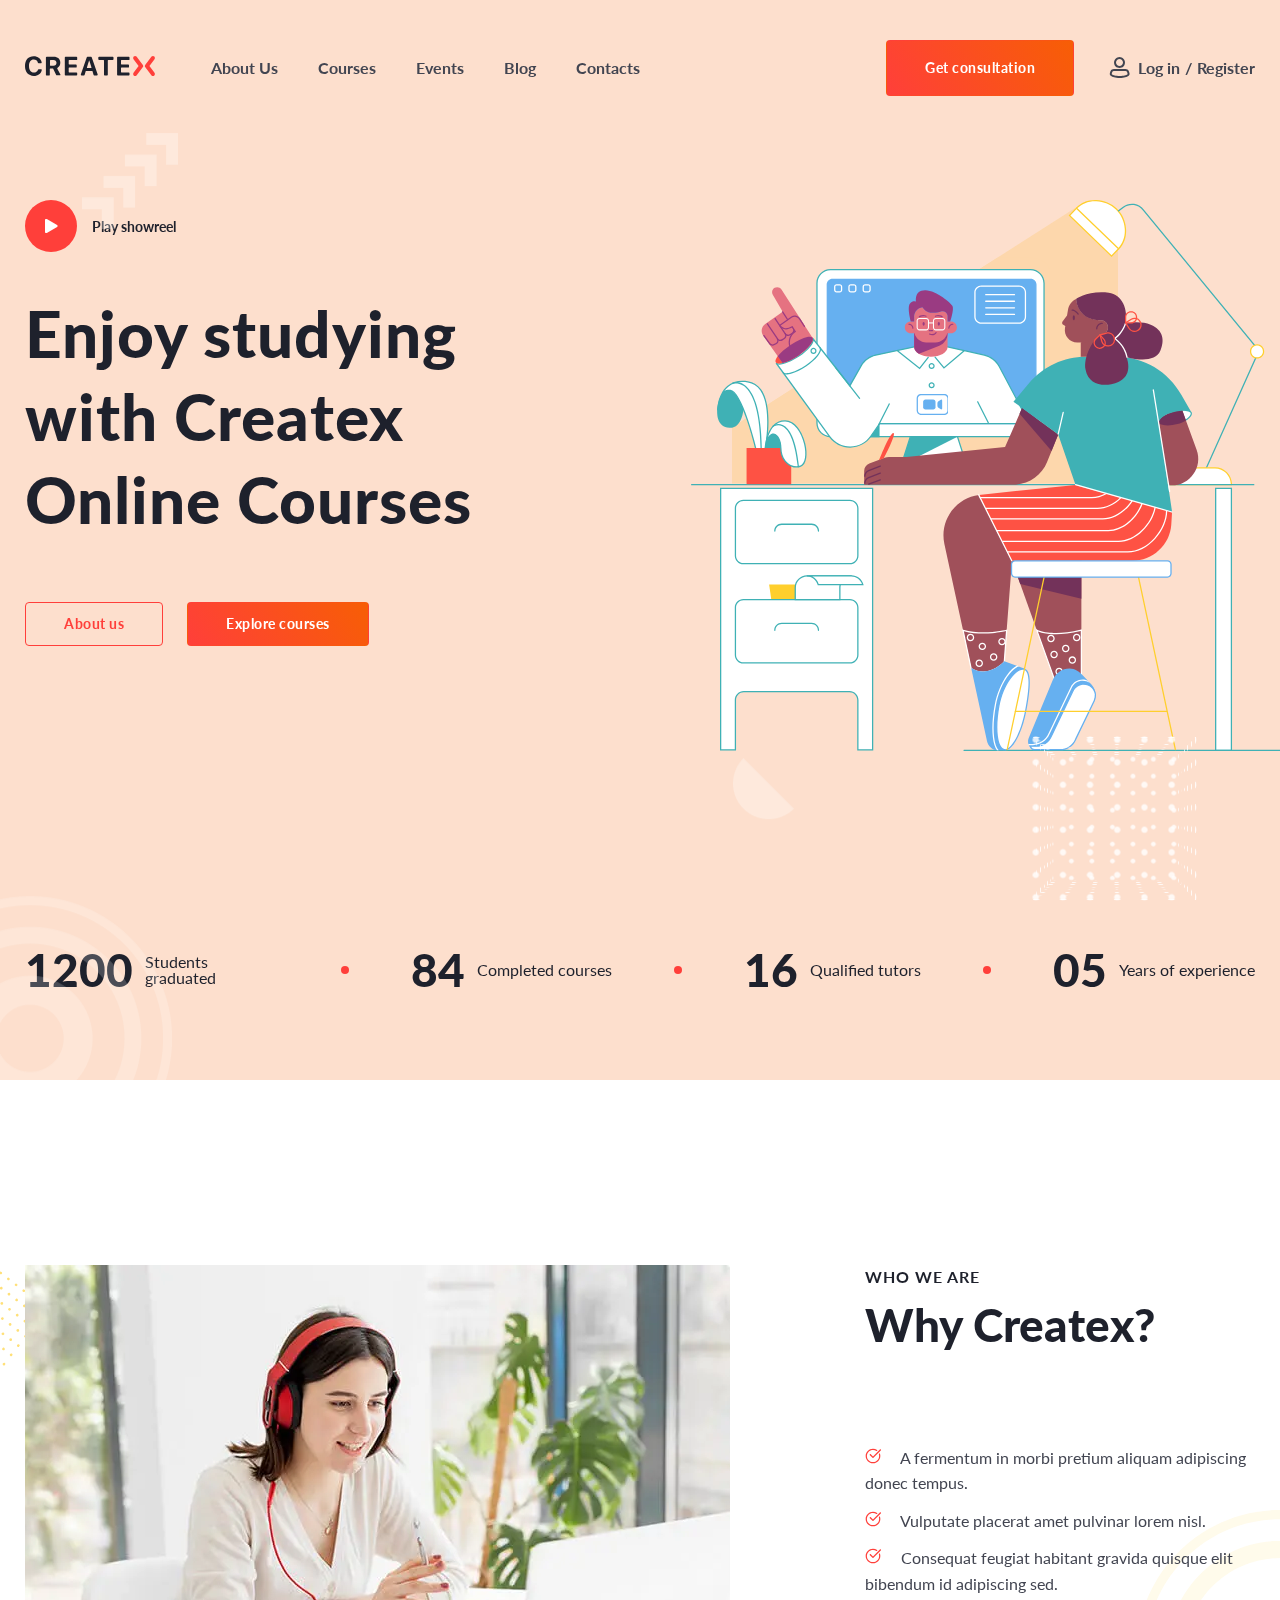
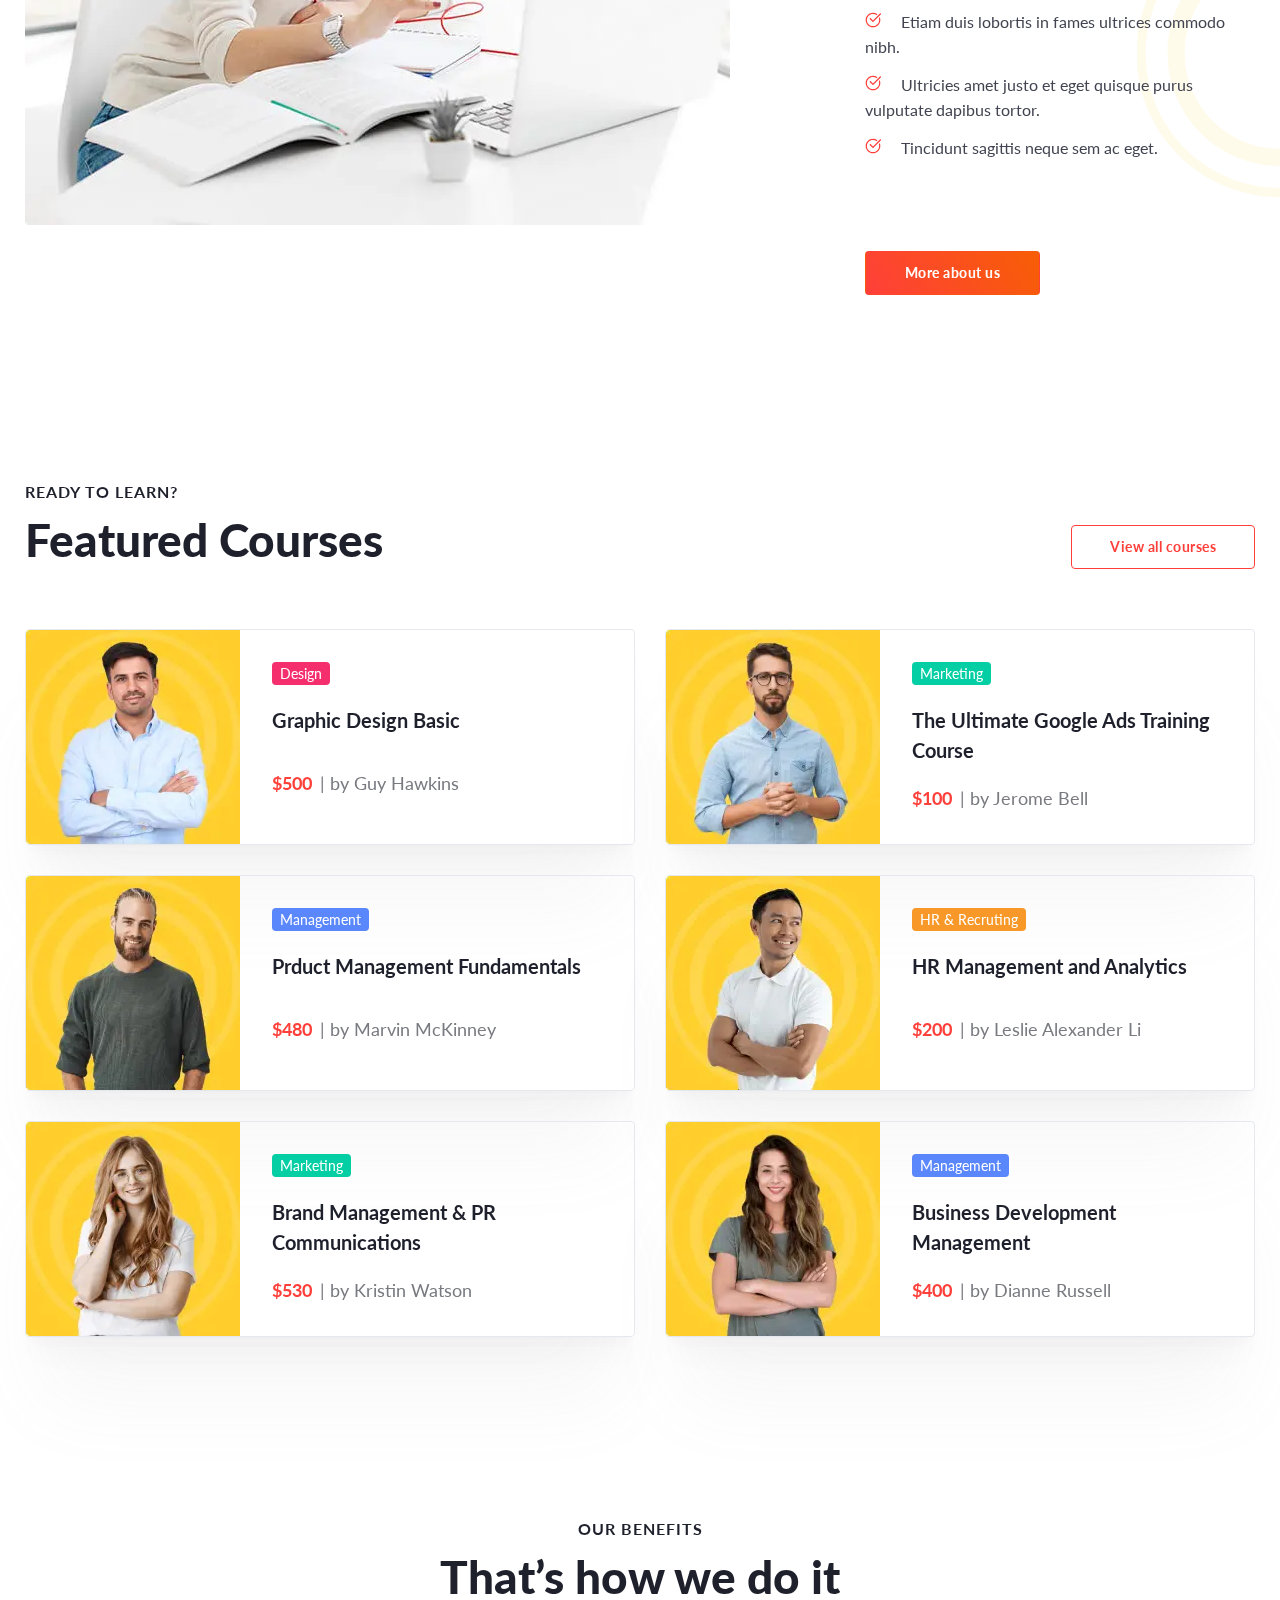
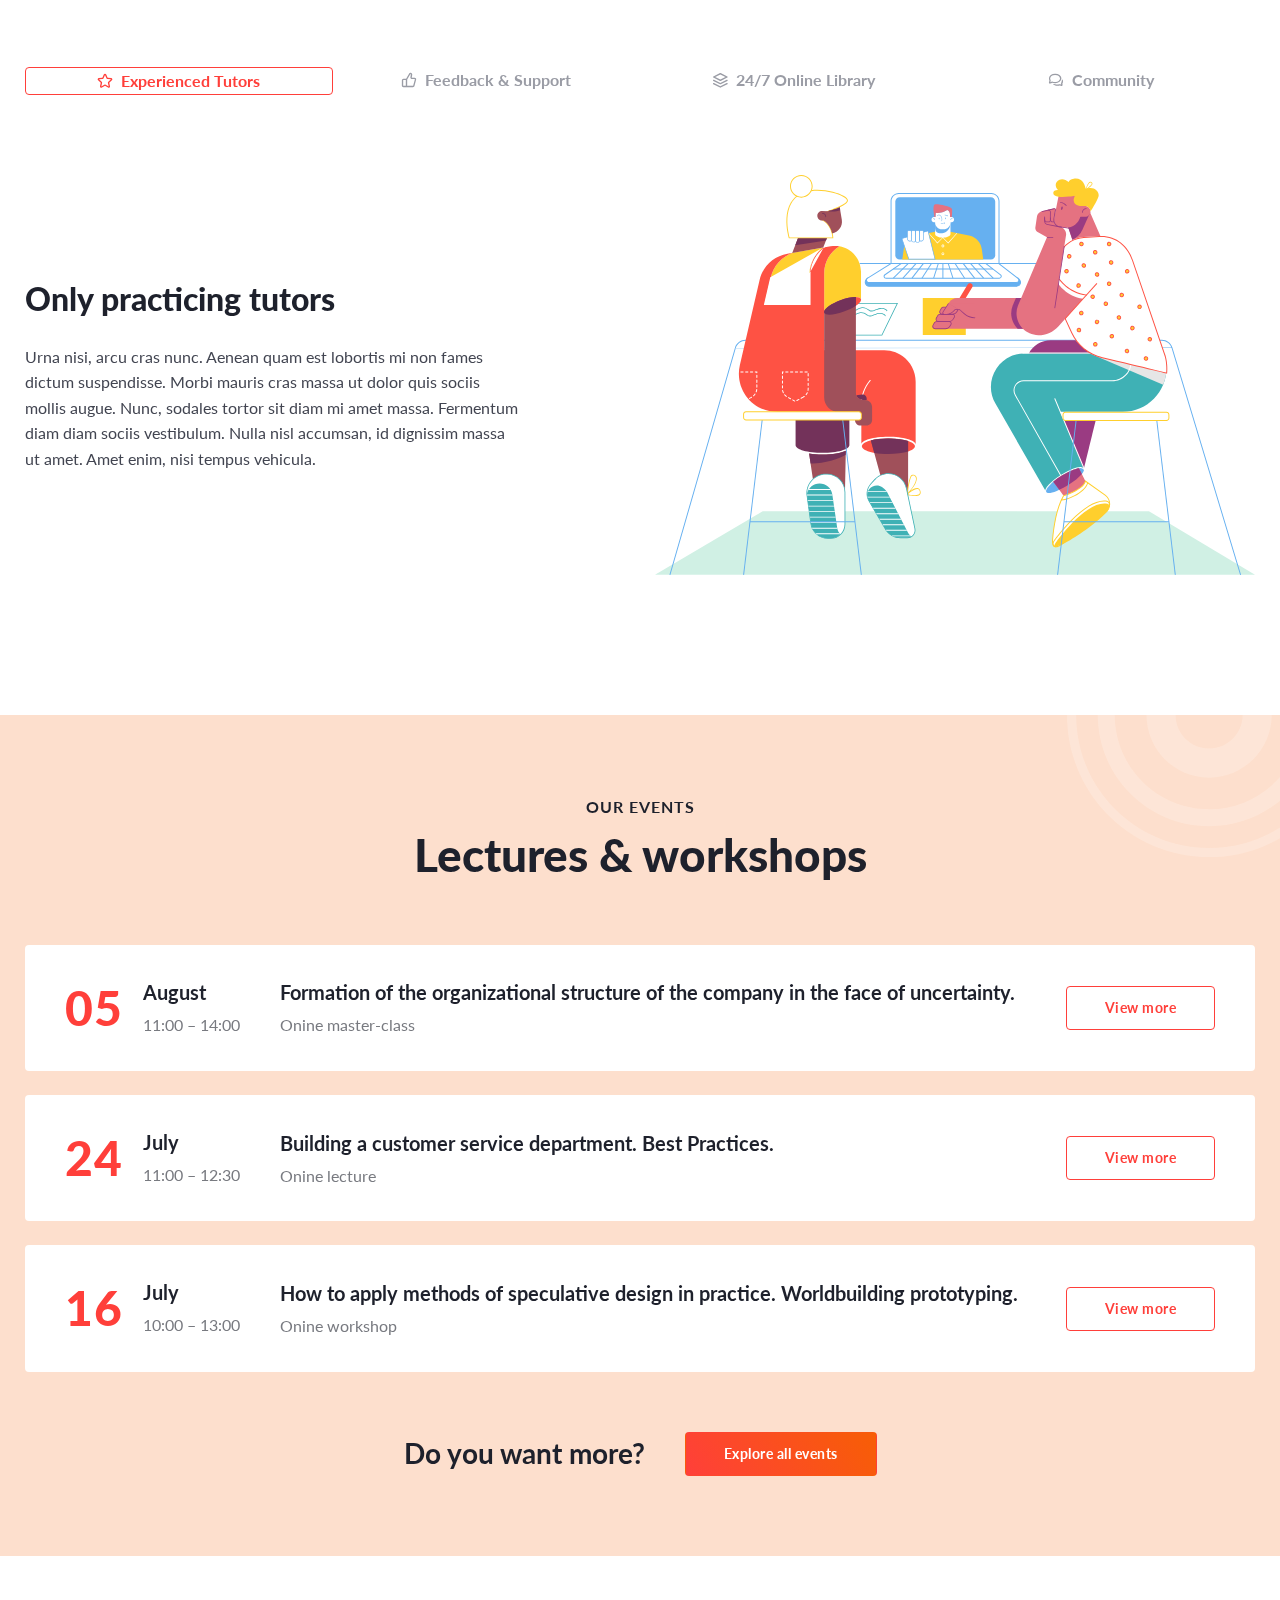
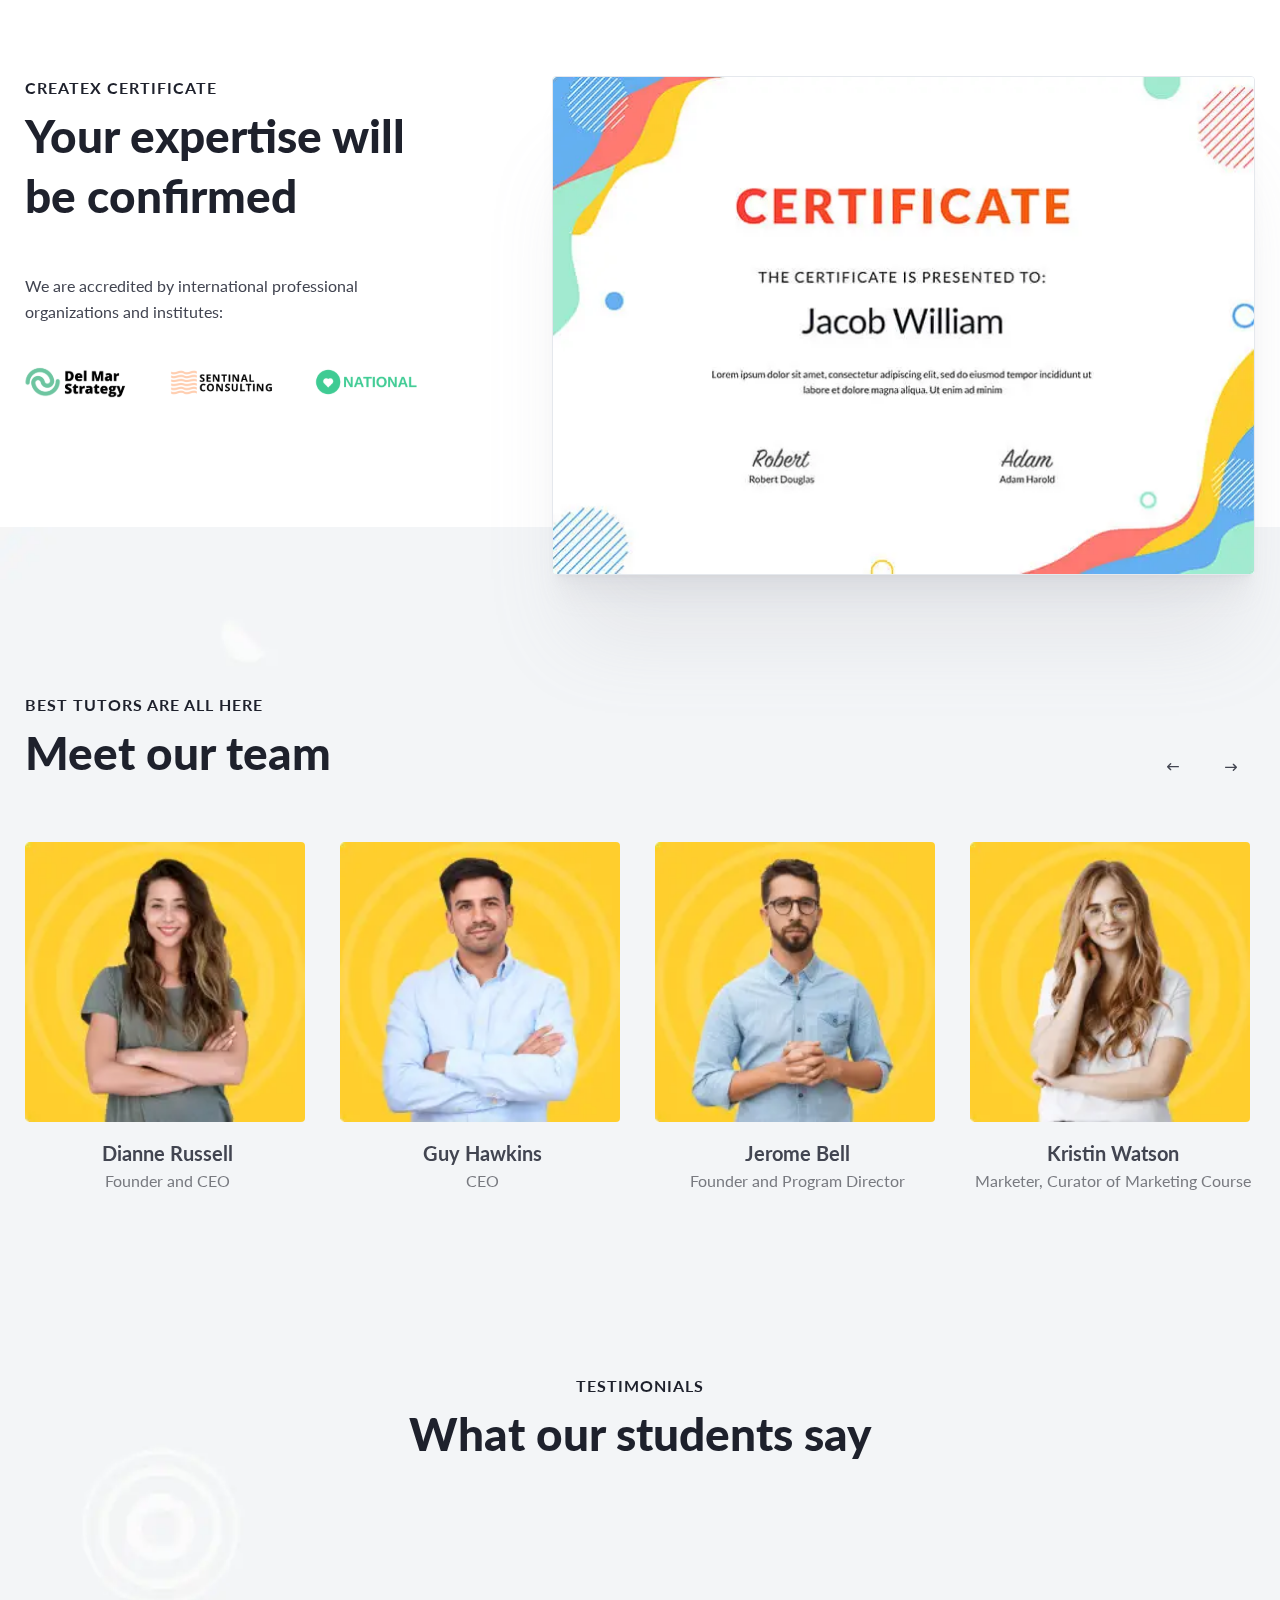
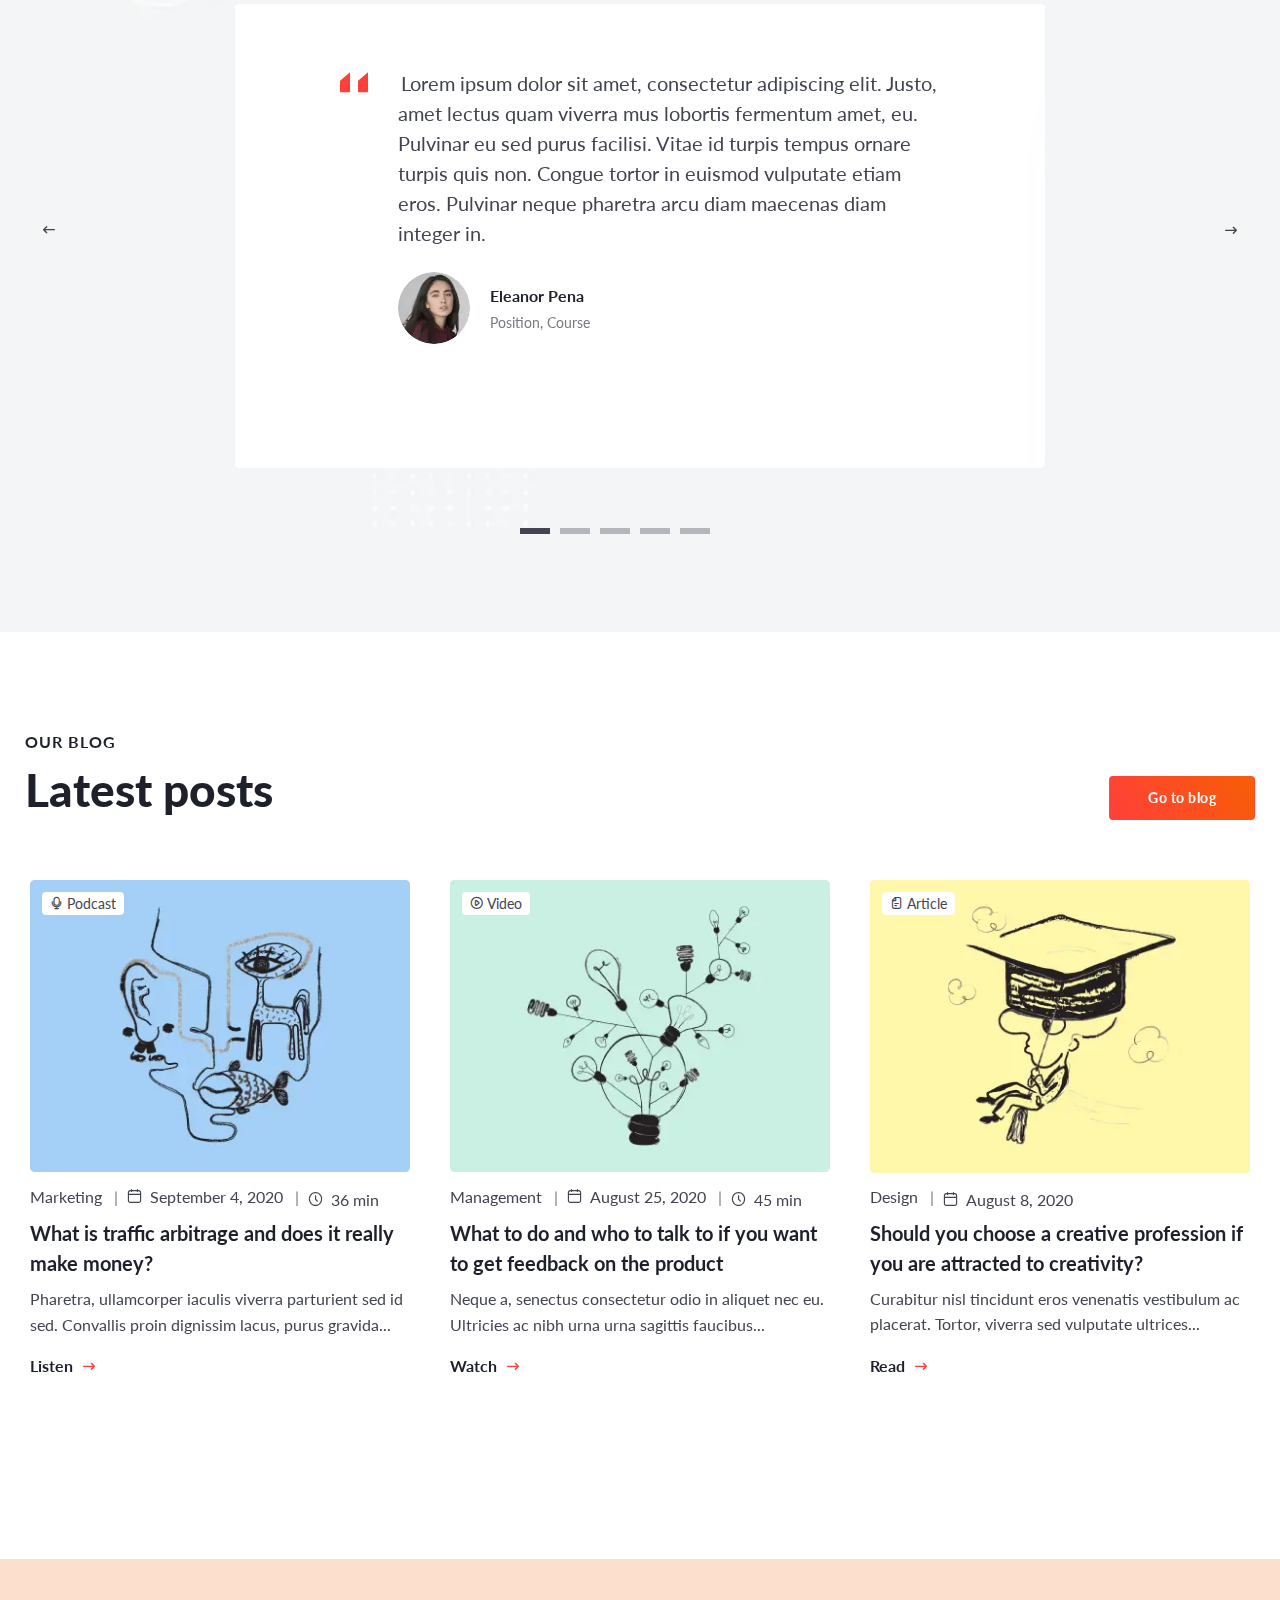
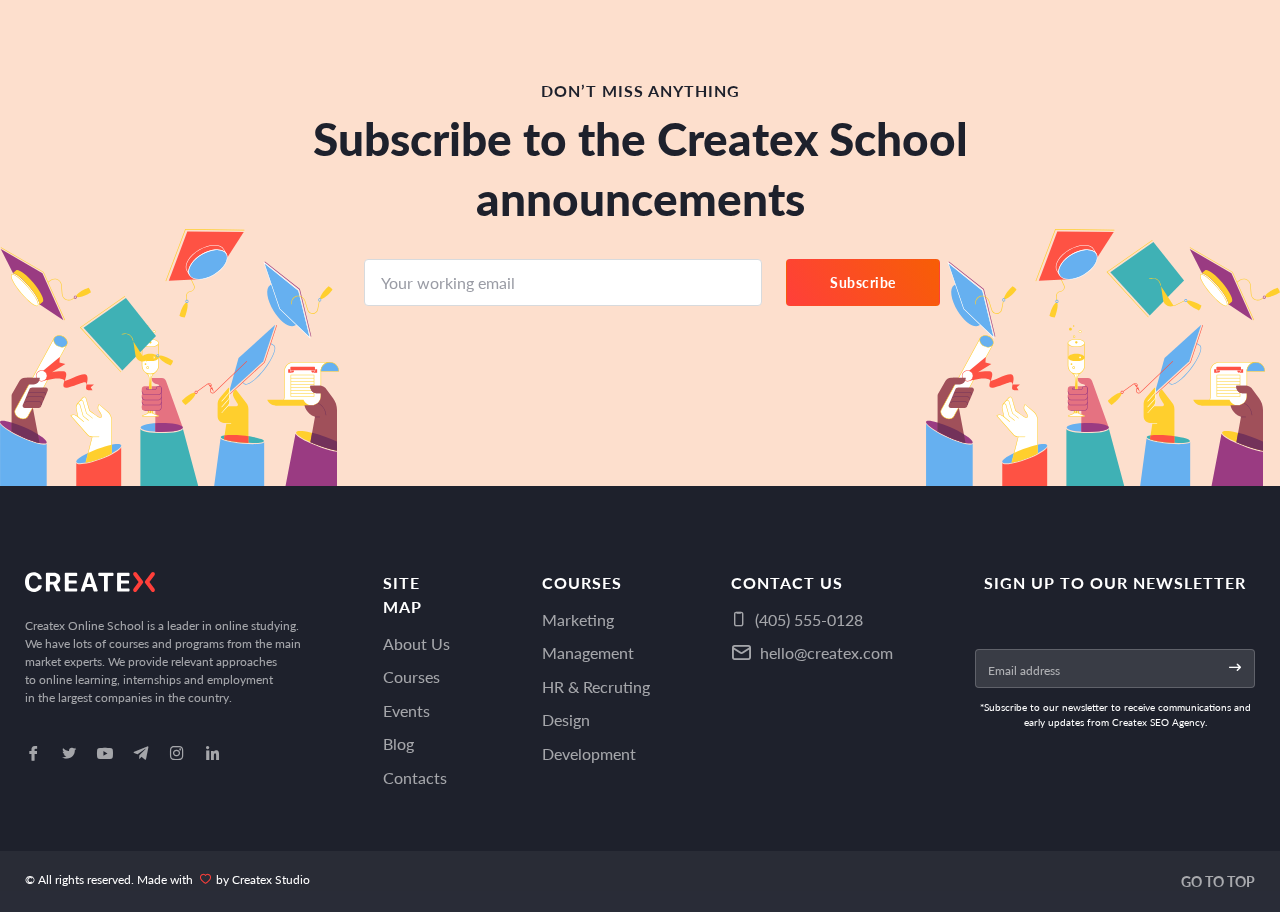
<file: index.html>
<!DOCTYPE html>
<html lang="en">

<head>
	<title>Createx</title>
	<meta charset="UTF-8">
	<meta name="format-detection" content="telephone=no">
	<!-- <style>body{opacity: 0;}</style> -->
	<link rel="stylesheet" href="css/style.min.css?_v=20230113174239">
	<link rel="shortcut icon" href="favicon.ico">
	<!-- <meta name="robots" content="noindex, nofollow"> -->
	<meta name="viewport" content="width=device-width, initial-scale=1.0">
</head>

<body>
	<div class="modal-background-fixed">
		<div class="wrapper">
			<header class="header">
				<div class="header__container">
					<!-- Header flex element -->
					<div class="header__column one-column">
						<div class="header__logo">
							<a href="index.html" class="logo-link">
								<img src="img/ic/logo.svg" alt="logo createx" />
							</a>
						</div>
						<div class="header__menu_body">
							<nav class="header__menu menu">
								<ul class="menu__links">
									<li class="menu__item-link">
										<a href="#about-us" class="menu__link" data-goto="#about-us">About Us</a>
									</li>
									<li class="menu__item-link">
										<a href="#courses" class="menu__link" data-goto="#courses">Courses</a>
									</li>
									<li class="menu__item-link">
										<a href="#events" class="menu__link" data-goto="#events">Events</a>
									</li>
									<li class="menu__item-link">
										<a href="#blog" class="menu__link" data-goto="#blog">Blog</a>
									</li>
									<li class="menu__item-link">
										<a href="#contact-us" class="menu__link" data-goto="#contact-us">Contacts</a>
									</li>
								</ul>
							</nav>
						</div>
					</div>
					<!-- Header flex element -->
					<div class="header__column two-column">
						<div class="header__consultation" data-da=".menu__links, 767.98">
							<a href="#" class="btn btn-consultation btn_red">Get consultation</a>
						</div>
						<ul class="header__login-account account-login">
							<li class="account-login__login login-account" data-da=".menu__links, 479.98">
								<button class="login-account__link _icon-person">Log in</button>
							</li>
							<li class="account-login__register register-account" data-da=".menu__links, 479.98">
								<button class="register-account__link">Register</button>
							</li>
						</ul>
						<button name="button" class="icon-menu"><span></span></button>
					</div>
				</div>
			</header>

			<main class="home-page home">
				<section id="top" class="home__block_big online-courses top-section on-scroll">
					<div class="online-courses__container">
						<div class="online-courses__column courses-online-content">
							<div class="courses-online-content_play">
								<button value="play-video" type="button" class="online-courses__content_button _icon-play-button"></button>
								<span>Play showreel</span>
							</div>
							<h1 class="courses-online-content_title">
								Enjoy studying with Createx Online Courses
							</h1>
							<ul class="courses-online-content__links">
								<li>
									<a href="#" class="courses-online-content__link btn btn-about btn_white">About us</a>
								</li>
								<li>
									<a href="#" class="courses-online-content__link btn_red btn btn-explore">Explore courses</a>
								</li>
							</ul>
						</div>
						<div class="online-courses__column courses-online__image image-full">
							<img src="img/home-page/illustration.svg" alt="woman is watching something on computer" class="image-full__illustration" />
							<img src="img/home-page/light-1.svg" alt="light" class="image-full__light" />
							<a href="#">
								<img src="img/home-page/video-icon.svg" alt="video icon" class="image-full__video-icon" /></a>
						</div>
						<div class="online-courses__row">
							<ul class="online-courses__counter counter">
								<li class="counter__graduated">
									<span class="counter__number" counters="500">1200</span>Students graduated
								</li>
								<li class="counter__courses">
									<span class="counter__number" data-counters="500">84</span>Completed courses
								</li>
								<li class="counter__tutors">
									<span class="counter__number" data-counters="500">16</span>Qualified tutors
								</li>
								<li class="counter__experience">
									<span class="counter__number" data-counters="500">05</span>Years of experience
								</li>
							</ul>
						</div>
					</div>
					<div class="block-cube">
						<div class="block-cube__block">
							<div class="cube">
								<div class="side side-front"></div>
								<div class="side side-back"></div>
								<div class="side side-right"></div>
								<div class="side side-left"></div>
								<div class="side side-top"></div>
								<div class="side side-bottom"></div>
							</div>
						</div>
					</div>
				</section>
				<section class="home-page__about about on-scroll" id="about-us">
					<div class="about__container">
						<div class="about__column column-image">
							<picture><source srcset="img/home-page/about/image-about.webp" type="image/webp"><img src="img/home-page/about/image-about.jpg" alt="woman is working" class="column-image__image" /></picture>
						</div>
						<div class="about__column column-content">
							<div class="column-content__header header-content">
								<p class="header-content__subtitle">Who we are</p>
								<h2 class="header-content__title">Why Createx?</h2>
							</div>
							<ul class="column-content__list list">
								<li class="list-item">
									A fermentum in morbi pretium aliquam adipiscing donec
									tempus.
								</li>
								<li class="list-item">
									Vulputate placerat amet pulvinar lorem nisl.
								</li>
								<li class="list-item">
									Consequat feugiat habitant gravida quisque elit bibendum id
									adipiscing sed.
								</li>
								<li class="list-item">
									Etiam duis lobortis in fames ultrices commodo nibh.
								</li>
								<li class="list-item">
									Ultricies amet justo et eget quisque purus vulputate dapibus
									tortor.
								</li>
								<li class="list-item">
									Tincidunt sagittis neque sem ac eget.
								</li>
							</ul>
							<div class="column-content__button">
								<a href="#" class="column-content__button__link btn btn_red">More about us</a>
							</div>
						</div>
					</div>
				</section>
				<section class="home-page__courses courses-home" id="courses">
					<div class="courses-home__container">
						<div class="courses-home__header">
							<div class="header-content">
								<p class="header-content__subtitle">Ready to learn?</p>
								<h2 class="header-content__title">Featured Courses</h2>
							</div>
							<div class="courses-home__button">
								<a href="#" class="courses-home__link btn btn_white">View all courses</a>
							</div>
						</div>
						<ul class="courses-home__list">
							<li class="courses-home__item item">
								<div class="item__image">
									<a href="#"><picture><source srcset="img/home-page/courses/Guy-Hawkins.webp" type="image/webp"><img src="img/home-page/courses/Guy-Hawkins.jpg" alt="Guy Hawkins" class="item__image-imag" /></picture></a>
								</div>
								<div class="item__content">
									<div class="item__header">
										<a href="#" class="item__marker marker-magenta">Design</a>
										<a href="#">
											<h3 class="item__title">Graphic Design Basic</h3>
										</a>
									</div>
									<div class="item__description">
										<p class="item__price">$500</p>
										<a href="#" class="item__author">| by Guy Hawkins</a>
									</div>
								</div>
							</li>
							<li class="courses-home__item item">
								<div class="item__image">
									<a href="#"><picture><source srcset="img/home-page/courses/Jerome-Bell.webp" type="image/webp"><img src="img/home-page/courses/Jerome-Bell.jpg" alt="Jerome Bell" class="item__image-image" /></picture></a>
								</div>
								<div class="item__content">
									<div class="item__header">
										<a href="#" class="item__marker marker-mint">Marketing</a>
										<a href="#">
											<h3 class="item__title">
												The Ultimate Google Ads Training Course
											</h3>
										</a>
									</div>
									<div class="item__description">
										<p class="item__price">$100</p>
										<a href="#" class="item__author">| by Jerome Bell</a>
									</div>
								</div>
							</li>
							<li class="courses-home__item item">
								<div class="item__image">
									<a href="#"><picture><source srcset="img/home-page/courses/Marvin-McKinney.webp" type="image/webp"><img src="img/home-page/courses/Marvin-McKinney.jpg" alt="Marvin McKinney" class="item__image-image" /></picture></a>
								</div>
								<div class="item__content">
									<div class="item__header">
										<a href="#" class="item__marker marker-blue">Management</a>
										<a href="#">
											<h3 class="item__title">
												Prduct Management Fundamentals
											</h3>
										</a>
									</div>
									<div class="item__description">
										<p class="item__price">$480</p>
										<a href="#" class="item__author">| by Marvin McKinney</a>
									</div>
								</div>
							</li>
							<li class="courses-home__item item">
								<div class="item__image">
									<a href="#"><picture><source srcset="img/home-page/courses/Leslie-Alexander-Li.webp" type="image/webp"><img src="img/home-page/courses/Leslie-Alexander-Li.jpg" alt="Leslie Alexander Li" class="item__image-image" /></picture></a>
								</div>
								<div class="item__content">
									<div class="item__header">
										<a href="#" class="item__marker marker-orange">HR & Recruting</a>
										<a href="#">
											<h3 class="item__title">
												HR Management and Analytics
											</h3>
										</a>
									</div>
									<div class="item__description">
										<p class="item__price">$200</p>
										<a href="#" class="item__author">| by Leslie Alexander Li</a>
									</div>
								</div>
							</li>
							<li class="courses-home__item item">
								<div class="item__image">
									<a href="#"><picture><source srcset="img/home-page/courses/Kristin-Watson.webp" type="image/webp"><img src="img/home-page/courses/Kristin-Watson.jpg" alt="Kristin Watson" class="item__image-image" /></picture></a>
								</div>
								<div class="item__content">
									<div class="item__header">
										<a href="#" class="item__marker marker-mint">Marketing</a>
										<a href="#">
											<h3 class="item__title">
												Brand Management & PR Communications
											</h3>
										</a>
									</div>
									<div class="item__description">
										<p class="item__price">$530</p>
										<a href="#" class="item__author">| by Kristin Watson</a>
									</div>
								</div>
							</li>
							<li class="courses-home__item item">
								<div class="item__image">
									<a href="#"><picture><source srcset="img/home-page/courses/Dianne-Russell.webp" type="image/webp"><img src="img/home-page/courses/Dianne-Russell.jpg" alt="Dianne Russell" class="item__image-image" /></picture></a>
								</div>
								<div class="item__content">
									<div class="item__header">
										<a href="#" class="item__marker marker-blue">Management</a>
										<a href="#">
											<h3 class="item__title">
												Business Development Management
											</h3>
										</a>
									</div>

									<div class="item__description">
										<p class="item__price">$400</p>
										<a href="#" class="item__author">| by Dianne Russell</a>
									</div>
								</div>
							</li>
						</ul>
					</div>
				</section>
				<section class="home-page__benefits benefits">
					<div class="benefits__container">
						<div class="header-content benefits__header">
							<p class="header-content__subtitle">Our benefits</p>
							<h2 class="header-content__title">That’s how we do it</h2>
						</div>
						<div class="benefits__block">
							<ul class="benefits__tabs-links">
								<li class="benefits__tab-link">
									<button type="button" class="benefits__button _icon-star link-tab--active tutors">
										Experienced Tutors
									</button>
								</li>
								<li class="benefits__tab-link">
									<button type="button" class="benefits__button _icon-like feedback">
										Feedback & Support
									</button>
								</li>
								<li class="benefits__tab-link">
									<button type="button" class="benefits__button _icon-layouts library">
										24/7 Online Library
									</button>
								</li>
								<li class="benefits__tab-link">
									<button type="button" class="benefits__button _icon-chat community">
										Community
									</button>
								</li>
							</ul>
							<div class="benefits__content">
								<div class="benefits__tab-text">
									<h4 class="benefits__title">Only practicing tutors</h4>
									<p class="benefits__text">
										Urna nisi, arcu cras nunc. Aenean quam est lobortis mi non
										fames dictum suspendisse. Morbi mauris cras massa ut dolor
										quis sociis mollis augue. Nunc, sodales tortor sit diam mi
										amet massa. Fermentum diam diam sociis vestibulum. Nulla
										nisl accumsan, id dignissim massa ut amet. Amet enim, nisi
										tempus vehicula.
									</p>
								</div>
								<div class="benefits__image">
									<img src="img/home-page/benefits/illustration-static.svg" alt="illustration" class="benefits__image-image" />
								</div>
							</div>
						</div>
					</div>
				</section>
				<section class="home__block_big home-events" id="events">
					<div class="home-events__container">
						<div class="header-content home-event__header">
							<p class="header-content__subtitle">Our Events</p>
							<h2 class="header-content__title">Lectures & workshops</h2>
						</div>
						<div class="home-events__block block-events-row">
							<ul class="events-row">
								<li class="events-row__item event-row box-shadow--red">
									<div class="event-row__date">
										<div class="event-row__date_column">
											<span class="event-row__date_day">05</span>
										</div>
										<div class="event-row__date_column">
											<a href="#" class="event-row__date_month">August</a>
											<span class="event-row__date_time">11:00 – 14:00</span>
										</div>
									</div>
									<div class="event-row__description">
										<a href="#" class="event-row__title">Formation of the organizational structure of the
											company in the face of uncertainty.</a>
										<p class="event-row__subtitle">Onine master-class</p>
									</div>
									<div class="event-row__link">
										<a href="#" class="event__button btn btn_white">View more</a>
									</div>
								</li>
								<li class="events__item event-row box-shadow--red">
									<div class="event-row__date">
										<div class="event-row__date_column">
											<span class="event-row__date_day">24</span>
										</div>
										<div class="event-row__date_column">
											<a href="#" class="event-row__date_month">July</a>
											<span class="event-row__date_time">11:00 – 12:30</span>
										</div>
									</div>
									<div class="event-row__description">
										<a href="#" class="event-row__title">Building a customer service department. Best
											Practices.</a>
										<p class="event-row__subtitle">Onine lecture</p>
									</div>
									<div class="event-row__link">
										<a href="#" class="event__button btn btn_white">View more</a>
									</div>
								</li>
								<li class="events__item event-row box-shadow--red">
									<div class="event-row__date">
										<div class="event-row__date_column">
											<span class="event-row__date_day">16</span>
										</div>
										<div class="event-row__date_column">
											<a href="#" class="event-row__date_month">July</a>
											<span class="event-row__date_time">10:00 – 13:00</span>
										</div>
									</div>
									<div class="event-row__description">
										<a href="#" class="event-row__title">How to apply methods of speculative design in practice.
											Worldbuilding prototyping.</a>
										<p class="event-row__subtitle">Onine workshop</p>
									</div>
									<div class="event-row__link">
										<a href="#" class="event__button btn btn_white">View more</a>
									</div>
								</li>
							</ul>
						</div>
						<div class="home-events__footer">
							<p class="home-events__footer_label">Do you want more?</p>
							<a href="#" class="home-events__footer_link btn btn_red">Explore all events</a>
						</div>
					</div>
				</section>
				<section class="home-page__certificate certificate">
					<div class="certificate__container">
						<div class="certificate__info">
							<div class="header-content info__header">
								<p class="header-content__subtitle">Createx Certificate</p>
								<h2 class="header-content__title">
									Your expertise will be confirmed
								</h2>
							</div>
							<p class="info__subtitle">
								We are accredited by international professional organizations
								and institutes:
							</p>
							<ul class="info__organizations">
								<li class="info__organization info__del-mar"></li>
								<li class="info__organization info__sentinal-consulting"></li>
								<li class="info__organization info__national"></li>
							</ul>
						</div>
						<div class="certificate__image">
							<picture><source srcset="img/home-page/certificate/certificate.webp" type="image/webp"><img src="img/home-page/certificate/certificate.jpg" alt="certificate" class="certificate__image_image" /></picture>
						</div>
					</div>
				</section>
				<div class="home-page__bg_decor">
					<section class="home-page__team team">
						<div class="team__container">
							<div class="header-content team__header">
								<p class="header-content__subtitle">
									Best tutors are all here
								</p>
								<h2 class="header-content__title">Meet our team</h2>
							</div>
							<div class="team__slider swiper">
								<div class="team__wrapper swiper-wrapper">
									<div class="team__slide swiper-slide">
										<div class="swiper-slide__image">
											<a href="#"><picture><source srcset="img/home-page/courses/Dianne-Russell.webp" type="image/webp"><img class="swiper-lazy" src="img/home-page/courses/Dianne-Russell.jpg" alt="Dianne Russell" /></picture></a>
											<ul class="swiper-slide__links swiper-slide-hover">
												<li class="swiper-slide__link">
													<a class="_icon-facebook" href="#"></a>
												</li>
												<li class="swiper-slide__link">
													<a class="_icon-instagram" href="#"></a>
												</li>
												<li class="swiper-slide__link">
													<a class="_icon-linked-in" href="#"></a>
												</li>
											</ul>
										</div>
										<div class="swiper-slide__description">
											<p class="swiper-slide__author">Dianne Russell</p>
											<p class="swiper-slide__specialization">
												Founder and CEO
											</p>
										</div>
									</div>
									<div class="team__slide swiper-slide">
										<div class="swiper-slide__image">
											<a href="#"><picture><source srcset="img/home-page/courses/Guy-Hawkins.webp" type="image/webp"><img class="swiper-lazy" src="img/home-page/courses/Guy-Hawkins.jpg" alt="Guy Hawkins" /></picture></a>
											<ul class="swiper-slide__links swiper-slide-hover">
												<li class="swiper-slide__link">
													<a class="_icon-facebook" href="#"></a>
												</li>
												<li class="swiper-slide__link">
													<a class="_icon-instagram" href="#"></a>
												</li>
												<li class="swiper-slide__link">
													<a class="_icon-linked-in" href="#"></a>
												</li>
											</ul>
										</div>
										<div class="swiper-slide__description">
											<p class="swiper-slide__author">Guy Hawkins</p>
											<p class="swiper-slide__specialization">CEO</p>
										</div>
									</div>
									<div class="team__slide swiper-slide">
										<div class="swiper-slide__image">
											<a href="#"><picture><source srcset="img/home-page/courses/Jerome-Bell.webp" type="image/webp"><img class="swiper-lazy" src="img/home-page/courses/Jerome-Bell.jpg" alt="Jerome Bell" /></picture></a>
											<ul class="swiper-slide__links swiper-slide-hover">
												<li class="swiper-slide__link">
													<a class="_icon-facebook" href="#"></a>
												</li>
												<li class="swiper-slide__link">
													<a class="_icon-instagram" href="#"></a>
												</li>
												<li class="swiper-slide__link">
													<a class="_icon-linked-in" href="#"></a>
												</li>
											</ul>
										</div>
										<div class="swiper-slide__description">
											<p class="swiper-slide__author">Jerome Bell</p>
											<p class="swiper-slide__specialization">
												Founder and Program Director
											</p>
										</div>
									</div>
									<div class="team__slide swiper-slide">
										<div class="swiper-slide__image">
											<a href="#"><picture><source srcset="img/home-page/courses/Kristin-Watson.webp" type="image/webp"><img class="swiper-lazy" src="img/home-page/courses/Kristin-Watson.jpg" alt="Kristin Watson" /></picture></a>
											<ul class="swiper-slide__links swiper-slide-hover">
												<li class="swiper-slide__link">
													<a class="_icon-facebook" href="#"></a>
												</li>
												<li class="swiper-slide__link">
													<a class="_icon-instagram" href="#"></a>
												</li>
												<li class="swiper-slide__link">
													<a class="_icon-linked-in" href="#"></a>
												</li>
											</ul>
										</div>
										<div class="swiper-slide__description">
											<p class="swiper-slide__author">Kristin Watson</p>
											<p class="swiper-slide__specialization">
												Marketer, Curator of Marketing Course
											</p>
										</div>
									</div>
									<div class="team__slide swiper-slide">
										<div class="swiper-slide__image">
											<a href="#"><picture><source srcset="img/home-page/courses/Leslie-Alexander-Li.webp" type="image/webp"><img class="swiper-lazy" src="img/home-page/courses/Leslie-Alexander-Li.jpg" alt="Leslie-Alexander-Li" /></picture></a>
											<ul class="swiper-slide__links swiper-slide-hover">
												<li class="swiper-slide__link">
													<a class="_icon-facebook" href="#"></a>
												</li>
												<li class="swiper-slide__link">
													<a class="_icon-instagram" href="#"></a>
												</li>
												<li class="swiper-slide__link">
													<a class="_icon-linked-in" href="#"></a>
												</li>
											</ul>
										</div>
										<div class="swiper-slide__description">
											<p class="swiper-slide__author">Leslie Alexander Li</p>
											<p class="swiper-slide__specialization">
												Curator of Marketing Course
											</p>
										</div>
									</div>
									<div class="team__slide swiper-slide">
										<div class="swiper-slide__image">
											<a href="#"><picture><source srcset="img/home-page/courses/Marvin-McKinney.webp" type="image/webp"><img class="swiper-lazy" src="img/home-page/courses/Marvin-McKinney.jpg" alt="Marvin-McKinney" /></picture></a>
											<ul class="swiper-slide__links swiper-slide-hover">
												<li class="swiper-slide__link">
													<a class="_icon-facebook" href="#"></a>
												</li>
												<li class="swiper-slide__link">
													<a class="_icon-instagram" href="#"></a>
												</li>
												<li class="swiper-slide__link">
													<a class="_icon-linked-in" href="#"></a>
												</li>
											</ul>
										</div>
										<div class="swiper-slide__description">
											<p class="swiper-slide__author">Marvin McKinney</p>
											<p class="swiper-slide__specialization">
												PM, Curator of Management Course
											</p>
										</div>
									</div>
								</div>
							</div>
							<div class="swiper__navigation navigation-team navigation">
								<button type="button" class="_icon-errow-right navigation__left swiper-team-button-prev"></button>
								<button type="button" class="_icon-errow-right navigation__right swiper-team-button-next"></button>
							</div>
						</div>
					</section>
					<section class="home-page__testimonials testimonials">
						<div class="testimonials__container">
							<div class="header-content testimonials__header">
								<p class="header-content__subtitle">TESTIMONIALS</p>
								<h2 class="header-content__title">What our students say</h2>
							</div>
							<div class="swiper__navigation navigation-testimonials navigation">
								<button type="button" class="_icon-errow-right navigation__left swiper-testimonials-button-prev"></button>
								<button type="button" class="_icon-errow-right navigation__right swiper-testimonials-button-next"></button>
							</div>
							<div class="testimonials__slider swiper">
								<div class="testimonials__wrapper swiper-wrapper">
									<div class="testimonials__slide swiper-slide">
										<p class="testimonials__testimonial _icon-quotes">
											Lorem ipsum dolor sit amet, consectetur adipiscing elit.
											Justo, amet lectus quam viverra mus lobortis fermentum
											amet, eu. Pulvinar eu sed purus facilisi. Vitae id
											turpis tempus ornare turpis quis non. Congue tortor in
											euismod vulputate etiam eros. Pulvinar neque pharetra
											arcu diam maecenas diam integer in.
										</p>
										<div class="testimonials__user-profile">
											<picture><source srcset="img/home-page/testimonials/Eleanor-Pena.webp" type="image/webp"><img src="img/home-page/testimonials/Eleanor-Pena.jpg" alt="Eleanor-Pena" class="testimonials__user-image" /></picture>
											<div class="testimonials__about-user">
												<p class="testimonials__user_name">Eleanor Pena</p>
												<p class="testimonials__user_position">
													Position, Course
												</p>
											</div>
										</div>
									</div>
									<div class="testimonials__slide swiper-slide">
										<p class="testimonials__testimonial _icon-quotes">
											Lorem ipsum dolor, sit amet consectetur adipisicing
											elit. Obcaecati odit sed error odio iure consequatur
											unde adipisci quis at reprehenderit. Laudantium dolore
											inventore maiores ex omnis! Hic magni reiciendis natus?
										</p>
										<div class="testimonials__user-profile">
											<picture><source srcset="img/home-page/testimonials/Eleanor-Pena.webp" type="image/webp"><img src="img/home-page/testimonials/Eleanor-Pena.jpg" alt="Eleanor-Pena" class="testimonials__user-image" /></picture>
											<div class="testimonials__about-user">
												<p class="testimonials__user_name">Eleanor Pena</p>
												<p class="testimonials__user_position">
													Position, Course
												</p>
											</div>
										</div>
									</div>
									<div class="testimonials__slide swiper-slide">
										<p class="testimonials__testimonial _icon-quotes">
											Lorem ipsum dolor, sit amet consectetur adipisicing
											elit. Quibusdam ipsa sapiente eaque hic nesciunt,
											dignissimos ad nemo nobis excepturi. Vitae temporibus ea
											numquam cum. Excepturi eaque magni et fugit temporibus!
											Maiores assumenda quidem itaque fuga, consectetur saepe
											vel? Suscipit, dolorem totam maxime iusto cum quasi
											accusamus iure dicta?
										</p>
										<div class="testimonials__user-profile">
											<picture><source srcset="img/home-page/testimonials/Eleanor-Pena.webp" type="image/webp"><img src="img/home-page/testimonials/Eleanor-Pena.jpg" alt="Eleanor-Pena" class="testimonials__user-image" /></picture>
											<div class="testimonials__about-user">
												<p class="testimonials__user_name">Eleanor Pena</p>
												<p class="testimonials__user_position">
													Position, Course
												</p>
											</div>
										</div>
									</div>
									<div class="testimonials__slide swiper-slide">
										<p class="testimonials__testimonial _icon-quotes">
											Lorem ipsum dolor sit amet consectetur adipisicing elit.
											Eaque dolorem fugiat quos distinctio laudantium placeat
											fugit. Quaerat, assumenda totam eum excepturi, magnam
											molestias ab, quae corrupti necessitatibus minima alias
											voluptatibus? Molestiae, sed! Fuga iste sed molestiae
											amet repudiandae. Quidem suscipit perspiciatis, dolorem
											laudantium perferendis harum est error, cum possimus
											assumenda praesentium iste et minus nulla. Ex incidunt
											cupiditate consequuntur natus.
										</p>
										<div class="testimonials__user-profile">
											<picture><source srcset="img/home-page/testimonials/Eleanor-Pena.webp" type="image/webp"><img src="img/home-page/testimonials/Eleanor-Pena.jpg" alt="Eleanor-Pena" class="testimonials__user-image" /></picture>
											<div class="testimonials__about-user">
												<p class="testimonials__user_name">Eleanor Pena</p>
												<p class="testimonials__user_position">
													Position, Course
												</p>
											</div>
										</div>
									</div>
									<div class="testimonials__slide swiper-slide">
										<p class="testimonials__testimonial _icon-quotes">
											Lorem ipsum dolor, sit amet consectetur adipisicing
											elit. Consectetur magnam cumque alias reprehenderit,
											consequuntur obcaecati nemo at ratione earum quisquam
											distinctio, libero fuga cum illo nam atque? Accusamus,
											suscipit minima?
										</p>
										<div class="testimonials__user-profile">
											<picture><source srcset="img/home-page/testimonials/Eleanor-Pena.webp" type="image/webp"><img src="img/home-page/testimonials/Eleanor-Pena.jpg" alt="Eleanor-Pena" class="testimonials__user-image" /></picture>
											<div class="testimonials__about-user">
												<p class="testimonials__user_name">Eleanor Pena</p>
												<p class="testimonials__user_position">
													Position, Course
												</p>
											</div>
										</div>
									</div>
								</div>
							</div>
							<div class="testimonials__pagination pagination">
								<!-- <div class="pagination__testimonials"><span></span></div> -->
							</div>
						</div>
					</section>
				</div>
				<section class="home-page__posts latest-posts" id="blog">
					<div class="latest-posts__container">
						<div class="latest-posts__header">
							<div class="header-content">
								<p class="header-content__subtitle">Our blog</p>
								<h2 class="header-content__title">Latest posts</h2>
							</div>
							<div class="latest-posts__button">
								<a href="#" class="latest-posts__link btn btn_red">Go to blog</a>
							</div>
						</div>
						<ul class="latest-posts__body posts-latest">
							<li class="posts-latest__item posts-item">
								<div class="posts-item__image">
									<a href="#"><picture><source srcset="img/home-page/posts/post-traffic-arbitrage.webp" type="image/webp"><img src="img/home-page/posts/post-traffic-arbitrage.png" alt="post-traffic-arbitrage" class="posts-item__image-image" /></picture></a>
									<a href="#" class="posts-item__label _icon-mic">Podcast</a>
								</div>
								<div class="posts-item__body">
									<div class="posts-item__meta-info info-meta">
										<a href="#" class="info-meta__category">Marketing</a>
										<a href="#" class="info-meta__date _icon-calendar">September 4, 2020</a>
										<span class="info-meta__time _icon-clock">36 min</span>
									</div>
									<a href="#" class="posts-item__title">What is traffic arbitrage and does it really make
										money?</a>
									<p class="posts-item__text-preview">
										Pharetra, ullamcorper iaculis viverra parturient sed id
										sed. Convallis proin dignissim lacus, purus gravida...
									</p>
								</div>
								<a href="#" class="posts-item__link _icon-errow-right">Listen</a>
							</li>
							<li class="posts-latest__item">
								<div class="posts-item__image">
									<a href="#"><picture><source srcset="img/home-page/posts/post-get-feedback.webp" type="image/webp"><img src="img/home-page/posts/post-get-feedback.png" alt="post-get-feedback" class="posts-item__image-image" /></picture></a>
									<a href="#" class="posts-item__label _icon-play-in-circle">Video</a>
								</div>
								<div class="posts-item__body">
									<div class="posts-item__meta-info info-meta">
										<a href="#" class="info-meta__category">Management</a>
										<a href="#" class="info-meta__date _icon-calendar">August 25, 2020</a>
										<span class="info-meta__time _icon-clock">45 min</span>
									</div>
									<a href="#" class="posts-item__title">What to do and who to talk to if you want to get feedback
										on the product</a>
									<p class="posts-item__text-preview">
										Neque a, senectus consectetur odio in aliquet nec eu.
										Ultricies ac nibh urna urna sagittis faucibus...
									</p>
								</div>
								<a href="#" class="posts-item__link _icon-errow-right">Watch</a>
							</li>
							<li class="posts-latest__item">
								<div class="posts-item__image">
									<a href="#"><picture><source srcset="img/home-page/posts/post-choose-profession.webp" type="image/webp"><img src="img/home-page/posts/post-choose-profession.png" alt="post-choose-profession" class="posts-item__image-image" /></picture></a>
									<a href="#" class="posts-item__label _icon-file">Article</a>
								</div>
								<div class="posts-item__body">
									<div class="posts-item__meta-info info-meta">
										<a href="#" class="info-meta__category">Design</a>
										<a href="#" class="info-meta__date _icon-calendar">August 8, 2020</a>
									</div>
									<a href="#" class="posts-item__title">Should you choose a creative profession if you are
										attracted to creativity?</a>
									<p class="posts-item__text-preview">
										Curabitur nisl tincidunt eros venenatis vestibulum ac
										placerat. Tortor, viverra sed vulputate ultrices...
									</p>
								</div>
								<a href="#" class="posts-item__link _icon-errow-right">Read</a>
							</li>
						</ul>
					</div>
				</section>
				<section class="home__block_big subscribe subscribe-decor" id="contact-us">
					<div class="subscribe__container">
						<div class="header-content subscribe__header">
							<p class="header-content__subtitle">Don’t miss anything</p>
							<h2 class="header-content__title">
								Subscribe to the Createx School announcements
							</h2>
						</div>
						<form action="#" class="subscribe__form" novalidate>
							<div class="subscribe__form-email">
								<label for="email-s"></label>
								<input data-required="email" data-error="Incorrect email" name="email-s" type="email" class="subscribe__input input_error input_focus" placeholder="Your working email" />
								<button type="submit" class="subscribe-button btn btn_red">
									Subscribe
								</button>
							</div>
						</form>
					</div>
					<div class="subscribe-decor__column subscribe-decor__left_cap-1-2"></div>
					<div class="subscribe-decor__column subscribe-decor__left_cap-3-4"></div>
					<div class="subscribe-decor__column subscribe-decor__right_cap-1-2"></div>
					<div class="subscribe-decor__column subscribe-decor__right_cap-3-4"></div>
				</section>
			</main>
			<footer class="footer">
				<div class="footer__container">
					<ul class="footer__row footer__body">
						<li class="footer__column createx-info">
							<a href="index.html">
								<img src="img/ic/logo-footer.svg" alt="logo createx" class="createx-info__logo" /></a>
							<p class="createx-info__text">
								Createx Online School is a leader in online studying. We have lots
								of courses and programs from the main market experts. We provide
								relevant approaches to online learning, internships and employment
								in the largest companies in the country.
							</p>
							<ul class="createx-info__social social">
								<li class="social-facebook">
									<a href="#" class="_icon-facebook"></a>
								</li>
								<li class="social-twitter">
									<a href="#" class="_icon-Twitter"></a>
								</li>
								<li class="social-youtube">
									<a href="#" class="_icon-youTube"></a>
								</li>
								<li class="social-telegram">
									<a href="#" class="_icon-telegram"></a>
								</li>
								<li class="social-instagram">
									<a href="#" class="_icon-instagram"></a>
								</li>
								<li class="social-linkedIn">
									<a href="#" class="_icon-linked-in"></a>
								</li>
							</ul>
						</li>
						<li class="footer__column site-map">
							<p class="site-map__title">SITE MAP</p>
							<nav class="site-map__menu">
								<ul class="site-map__links">
									<li class="site-map__link">
										<a href="#"> About Us</a>
									</li>
									<li class="site-map__link">
										<a href="#">Courses</a>
									</li>
									<li class="site-map__link">
										<a href="#">Events</a>
									</li>
									<li class="site-map__link">
										<a href="#">Blog</a>
									</li>
									<li class="site-map__link">
										<a href="#">Contacts</a>
									</li>
								</ul>
							</nav>
						</li>
						<li class="footer__column courses">
							<p class="courses__title">Courses</p>
							<ul class="courses-items">
								<li class="courses-items__item">
									<a href="#">Marketing</a>
								</li>
								<li class="courses-items__item">
									<a href="#">Management</a>
								</li>
								<li class="courses-items__item">
									<a href="#">HR & Recruting</a>
								</li>
								<li class="courses-items__item">
									<a href="#">Design</a>
								</li>
								<li class="courses-items__item">
									<a href="#">Development</a>
								</li>
							</ul>
						</li>
						<li class="footer__column contacts">
							<p class="contacts__title">CONTACT US</p>
							<ul class="contacts__items">
								<li class="contacts__item">
									<a href="tel:4055550128" class="contacts__phone _icon-iPhone">(405) 555-0128</a>
								</li>
								<li class="contacts__item">
									<a href="mailto:hello@createx.com" class="contacts__email _icon-mail">hello@createx.com</a>
								</li>
							</ul>
						</li>
						<li class="footer__column subscribe-news">
							<p class="subscribe-news__title">SIGN UP TO OUR NEWSLETTER</p>
							<form action="#" class="subscribe-news__form" novalidate>
								<div class="subscribe-news__form-email">
									<label for="email-f"></label>
									<input data-required="email" data-error="Incorrect email" name="email-f" type="email" class="subscribe-news__input input_error" placeholder="Email address" />
									<button type="submit" class="subscribe-news__button _icon-errow-right"></button>
								</div>
							</form>
							<p class="subscribe-news__information">
								*Subscribe to our newsletter to receive communications and early
								updates from Createx SEO Agency.
							</p>
						</li>
					</ul>
				</div>
				<div class="footer__row footer__footer footer-big">
					<div class="footer__container footer-flex">
						<p class="footer__rights">
							© All rights reserved. Made with
							<span class="_icon-heart">by Createx Studio</span>
						</p>
						<a href="#top" class="footer__to-top_button" data-goto="#top">GO TO TOP</a>
					</div>
				</div>
			</footer>

		</div>
		<section class="sign-in hidden">
			<div class="sign-in__contain">
				<button class="sign-in__close _icon-close"></button>
				<h5 class="sign-in__title">Sign in</h5>
				<p class="sign-in__subtitle">
					Sign in to your account using email and password provided during
					registration.
				</p>
				<form action="#" class="sign-in__form form-sign-in" novalidate>
					<div class="form-sign-in__email">
						<label for="sign-in-email" class="form-sign-in__email-label">Email</label>
						<input data-required="email" data-error="Incorrect email" id="sign-in-email" type="email" name="sign-in-email" class="form-sign-in__email-input" placeholder="Your working email" />
					</div>
					<div class="form-sign-in__password">
						<label for="sign-in-password" class="form-sign-in__password-label input_error">Password</label>
						<input data-required="password" data-error="Incorrect password" id="sign-in-password" type="password" name="sign-in-password" class="form-sign-in__password-input" placeholder="&bull;&bull;&bull;&bull;&bull;&bull;&bull;&bull;&bull;&bull;&bull;&bull;&bull;" />
						<button type="button" class="_icon-watch sign-in__show-password"></button>
					</div>

					<div class="form-sign-in__box">
						<div class="form-sign-in__checkbox checkbox">
							<input id="keep-sign-in" type="checkbox" name="keep-sign-in" class="form-sign-in__keep-sign-in-input checkbox__input" />
							<label for="keep-sign-in" class="form-sign-in__keep-sign-in-label checkbox__label _icon-select">Keep me signed in</label>
						</div>
						<button class="form-sign-in__forgot-password show-modal-sign-up" type="button">
							Forgot password?
						</button>
					</div>
					<button class="form-sign-in__submit btn btn_red" type="submit">
						Sign in
					</button>
				</form>
				<div class="sign-in__no-account">
					<p class="sign-in__text">Don't have an account?</p>
					<button class="sign-in__sign-up-link show-modal-sign-up">
						Sign up
					</button>
				</div>
				<div class="sign-in__with-social">
					<p class="social-sign_label">Or sign in with</p>
					<div class="social-sing-in">
						<a href="#" class="social-sing-in__facebook _icon-facebook"></a>
						<a href="#" class="social-sing-in__twitter _icon-Twitter"></a>
						<a href="#" class="social-sing-in__linkedin _icon-linked-in"></a>
					</div>
				</div>
			</div>
		</section>
		<section class="sign-up hidden">
			<div class="sign-up__contain">
				<button class="sign-up__close _icon-close"></button>
				<h5 class="sign-up__title">Sign up</h5>
				<p class="sign-up__subtitle">
					Registration takes less than a minute but gives you full control
					over your studying.
				</p>
				<form action="#" class="sign-up__form form-sign-up" novalidate>
					<div class="form-sign-up__name">
						<label for="sign-up-name" class="form-sign-up__name-label">Full Name</label>
						<input data-error="Input your name" data-required="text-user-name" id="sign-up-name" type="text" name="sign-up-name" class="form-sign-up__name-input" placeholder="Your full name" />
					</div>
					<div class="form-sign-up__email">
						<label for="sign-up-email" class="form-sign-up__email-label">Email</label>
						<input data-required="email" data-error="Incorrect email" id="sign-up-email" type="email" name="sign-up-email" class="form-sign-up__email-input" placeholder="Your working email" />
					</div>
					<div class="form-sign-up__password">
						<label for="sign-up-password" class="form-sign-up__password-label">Password</label>
						<input data-required="password" data-error="Incorrect password" id="sign-up-password" type="password" name="sign-up-password" class="form-sign-up__password-input" placeholder="&bull;&bull;&bull;&bull;&bull;&bull;&bull;&bull;&bull;&bull;&bull;&bull;&bull;" />
						<button type="button" class="_icon-watch sign-up__show-password"></button>
					</div>
					<div class="form-sign-up__confirm-password">
						<label for="sign-up-confirm-password" class="form-sign-up__confirm-password-label">Confirm Password</label>
						<input data-required="password" data-error="Passwords don't match" id="sign-up-confirm-password" type="password" name="sign-up-confirm-password" class="form-sign-up__confirm-password-input" placeholder="&bull;&bull;&bull;&bull;&bull;&bull;&bull;&bull;&bull;&bull;&bull;&bull;&bull;" />
						<button type="button" class="_icon-watch sign-up__show-confirm-password"></button>
					</div>
					<div class="form-sign-up__box">
						<div class="form-sign-up__checkbox checkbox">
							<input id="keep-sign-up" type="checkbox" name="keep-sign-up" class="form-sign-up__keep-sign-up-input checkbox__input" />
							<label for="keep-sign-up" class="form-sign-up__keep-sign-up-label checkbox__label _icon-select">Remember me</label>
						</div>
					</div>
					<button class="form-sign-up__submit btn btn_red" type="submit">
						Sign up
					</button>
				</form>
				<div class="sign-up__no-account">
					<p class="sign-up__text">Already have an account?</p>
					<button class="sign-up__sign-up-link show-modal-sign-in">
						Sign in
					</button>
				</div>
				<div class="sign-up__with-social">
					<p class="social-sign_label">Or sign in with</p>
					<div class="social-sing-up">
						<a href="#" class="social-sing-up__facebook _icon-facebook"></a>
						<a href="#" class="social-sing-up__twitter _icon-Twitter"></a>
						<a href="#" class="social-sing-up__linkedin _icon-linked-in"></a>
					</div>
				</div>
			</div>
		</section>
	</div>
	<!-- 
<div id="popup" aria-hidden="true" class="popup">
	<div class="popup__wrapper">
		<div class="popup__content">
			<button data-close type="button" class="popup__close">Закрыть</button>
			<div class="popup__text">
			</div>
		</div>
	</div>
</div>
 -->
	<script src="js/app.min.js?_v=20230113174239"></script>
</body>

</html>
</file>
<file: css/style.min.css>
@charset "UTF-8";@import url(https://fonts.googleapis.com/css?family=Lato:regular,700,900&display=swap);@font-face{font-family:icons;font-display:swap;src:url(../fonts/icons.woff2) format("woff2"),url(../fonts/icons.woff) format("woff");font-weight:400;font-style:normal}[class*=_icon-]:before{font-family:icons;font-style:normal;font-weight:400;font-variant:normal;text-transform:none;line-height:1;-webkit-font-smoothing:antialiased;-moz-osx-font-smoothing:grayscale}[class*=_icon-]:before{display:block}._icon-calendar:before{content:"\e900"}._icon-chat:before{content:"\e901"}._icon-clock:before{content:"\e902"}._icon-close:before{content:"\e903"}._icon-errow-right:before{content:"\e904"}._icon-facebook:before{content:"\e905"}._icon-file:before{content:"\e906"}._icon-heart:before{content:"💗"}._icon-instagram:before{content:"\e908"}._icon-iPhone:before{content:"\e909"}._icon-layouts:before{content:"\e90a"}._icon-like:before{content:"\e90b"}._icon-linked-in:before{content:"\e90c"}._icon-mail:before{content:"\e90d"}._icon-mic:before{content:"\e90e"}._icon-person:before{content:"\e90f"}._icon-pin:before{content:"\e910"}._icon-play-button:before{content:"\e911"}._icon-play-in-circle:before{content:"\e912"}._icon-quotes:before{content:"\e913"}._icon-search:before{content:"\e914"}._icon-select:before{content:"\e915"}._icon-star:before{content:"\e916"}._icon-telegram:before{content:"\e917"}._icon-Twitter:before{content:"\e918"}._icon-watch:before{content:"\e919"}._icon-youTube:before{content:"\e91a"}*{padding:0;margin:0;border:0}*,:after,:before{-webkit-box-sizing:border-box;box-sizing:border-box}:active,:focus{outline:0}body,html{height:100%;min-width:320px}body{color:#424551;line-height:1;font-family:Lato;font-size:1rem;-ms-text-size-adjust:100%;-moz-text-size-adjust:100%;-webkit-text-size-adjust:100%;-webkit-font-smoothing:antialiased;-moz-osx-font-smoothing:grayscale}button,input,textarea{font-family:Lato;font-size:inherit}button{cursor:pointer;color:inherit;background-color:inherit}a{color:inherit}a:link,a:visited{text-decoration:none}a:hover{text-decoration:none}ul li{list-style:none}img{vertical-align:top}h1,h2,h3,h4,h5,h6{font-weight:inherit;font-size:inherit}.wrapper{min-height:100%;display:-webkit-box;display:-ms-flexbox;display:flex;-webkit-box-orient:vertical;-webkit-box-direction:normal;-ms-flex-direction:column;flex-direction:column;overflow:hidden}.wrapper>main{-webkit-box-flex:1;-ms-flex:1 1 auto;flex:1 1 auto}.wrapper>*{min-width:0}[class*=__container]{max-width:76.875rem;-webkit-box-sizing:content-box;box-sizing:content-box;margin:0 auto;padding:0 .9375rem}[class*=__block_big]{width:100%;position:relative;top:0;left:0;background:rgba(247,94,5,.2) 100%}[class*=-ibg]{position:relative}[class*=-ibg] img{position:absolute;width:100%;height:100%;top:0;left:0;-o-object-fit:cover;object-fit:cover}[class*=-ibg_contain] img{-o-object-fit:contain;object-fit:contain}.stickyHeader{position:fixed!important;background-color:#fff!important;margin:0!important;-webkit-animation:sticky-animation 1s!important;animation:sticky-animation 1s!important;-webkit-transition:opacity .3s;-o-transition:opacity .3s;transition:opacity .3s;opacity:.5;-webkit-transition:.4s;-o-transition:.4s;transition:.4s}.stickyHeader:hover{opacity:1}@-webkit-keyframes sticky-animation{0%{-webkit-transform:translateY(-100%);transform:translateY(-100%)}100%{-webkit-transform:translateY(0);transform:translateY(0)}}@keyframes sticky-animation{0%{-webkit-transform:translateY(-100%);transform:translateY(-100%)}100%{-webkit-transform:translateY(0);transform:translateY(0)}}.hidden{display:none!important}.btn{text-align:center;display:block;border-radius:4px;font-weight:700;letter-spacing:.5px;padding:.875rem 2.375rem;font-size:.875rem}.btn_red{position:relative;overflow:hidden;background:-o-linear-gradient(34.05deg,#ff3f3a 0,#f75e05 100%);background:linear-gradient(55.95deg,#ff3f3a 0,#f75e05 100%);border:1px solid transparent;color:#fff}.btn_red::after{content:"";position:absolute}.btn_red:hover{color:#fff!important}.btn_red:hover::after{-webkit-animation-name:shine;animation-name:shine;-webkit-animation-duration:.8s;animation-duration:.8s;top:-50%;right:-50%;bottom:-50%;left:-50%;background:-webkit-gradient(linear,left top,left bottom,from(rgba(229,172,142,0)),color-stop(50%,rgba(255,255,255,.5)),to(rgba(229,172,142,0)));background:-o-linear-gradient(top,rgba(229,172,142,0),rgba(255,255,255,.5) 50%,rgba(229,172,142,0));background:linear-gradient(to bottom,rgba(229,172,142,0),rgba(255,255,255,.5) 50%,rgba(229,172,142,0));-webkit-transform:rotateZ(60deg) translate(-5em,7.5em);-ms-transform:rotate(60deg) translate(-5em,7.5em);transform:rotateZ(60deg) translate(-5em,7.5em)}.btn_white{position:relative;border:1px solid #ff3f3a;color:#ff3f3a;z-index:1}.btn_white::after{position:absolute;content:"";width:100%;height:0;top:0;left:0;z-index:-1;border-radius:5px;background-color:#ff3f3a;background-image:-o-linear-gradient(34.05deg,#ff3f3a 0,#f75e05 100%);background-image:linear-gradient(55.95deg,#ff3f3a 0,#f75e05 100%);-webkit-transition:all .3s ease;-o-transition:all .3s ease;transition:all .3s ease}.btn_white:hover{color:#fff}.btn_white:hover:after{top:auto;bottom:0;height:100%}.btn_white:active{top:2px}.header-content{color:#1e212c}.header-content__subtitle{font-weight:700;line-height:150%;letter-spacing:1px;text-transform:uppercase}@supports (font-size:clamp(0.875rem ,0.8324468085rem + 0.2127659574vw ,1rem)){.header-content__subtitle{font-size:clamp(.875rem ,.8324468085rem + .2127659574vw ,1rem)}}@supports not (font-size:clamp(0.875rem ,0.8324468085rem + 0.2127659574vw ,1rem)){.header-content__subtitle{font-size:calc(.875rem + .125 * (100vw - 20rem)/ 58.75)}}.header-content__subtitle:not(:last-child){margin-bottom:.375rem}.header-content__title{font-weight:900;line-height:130%}@supports (font-size:clamp(1.875rem ,1.5345744681rem + 1.7021276596vw ,2.875rem)){.header-content__title{font-size:clamp(1.875rem ,1.5345744681rem + 1.7021276596vw ,2.875rem)}}@supports not (font-size:clamp(1.875rem ,1.5345744681rem + 1.7021276596vw ,2.875rem)){.header-content__title{font-size:calc(1.875rem + 1 * (100vw - 20rem)/ 58.75)}}.box-shadow--red:hover{-webkit-box-shadow:0 80px 80px -20px rgba(255,63,58,.16),0 30px 24px -10px rgba(255,63,58,.1),0 12px 10px -6px rgba(255,63,58,.08),0 4px 4px -4px rgba(30,33,44,.05);box-shadow:0 80px 80px -20px rgba(255,63,58,.16),0 30px 24px -10px rgba(255,63,58,.1),0 12px 10px -6px rgba(255,63,58,.08),0 4px 4px -4px rgba(30,33,44,.05)}.navigation{-webkit-box-align:center;-ms-flex-align:center;align-items:center;display:-webkit-box;display:-ms-flexbox;display:flex}.navigation__right{display:block;width:3rem;height:3rem;border-radius:50%;-webkit-transition:all .2s;-o-transition:all .2s;transition:all .2s}.navigation__right:hover{background-color:#ff3f3a}.navigation__right:hover::before{color:#fff}.navigation__left{display:block;width:3rem;height:3rem}.navigation__left::before{border-radius:50%;-webkit-transform:rotate(180deg);-ms-transform:rotate(180deg);transform:rotate(180deg)}.navigation__left:hover{background-color:#ff3f3a;border-radius:50%}.navigation__left:hover::before{color:#fff}input[type=email],input[type=tel],input[type=text],textarea{-webkit-appearance:none;-moz-appearance:none;appearance:none}.form__error{display:block;position:absolute;top:0;right:1.25rem;color:#ff3f3a!important}.form__error .input_error{border:1px solid #ff3f3a!important;background-color:#ff3f3a!important}.subscribe__input{background:#fff;border:1px solid #d7dadd;border-radius:.25rem;max-width:26.375rem;width:100%;display:block;padding:.8125rem 1rem}.subscribe__input::-webkit-input-placeholder{line-height:160%;color:#9a9ca5}.subscribe__input::-moz-placeholder{line-height:160%;color:#9a9ca5}.subscribe__input:-ms-input-placeholder{line-height:160%;color:#9a9ca5}.subscribe__input::-ms-input-placeholder{line-height:160%;color:#9a9ca5}.subscribe__input::placeholder{line-height:160%;color:#9a9ca5}.subscribe__input:focus{background:#e5e8ed}textarea.input{resize:none;padding:0 0}.checkbox{position:relative}.checkbox__input{width:0;height:0;opacity:0}.checkbox__input:checked+.checkbox__label:before{background:#ff3f3a;border-radius:.1875rem;border:1px solid #ff3f3a;color:#fff;width:1rem;height:1rem}.checkbox__label{cursor:pointer;display:-webkit-inline-box;display:-ms-inline-flexbox;display:inline-flex;-webkit-box-align:center;-ms-flex-align:center;align-items:center;position:relative}.checkbox__label:before{margin-right:.75rem;color:transparent;width:1rem;height:1rem;border:1px solid #e5e8ed;border-radius:.1875rem;-webkit-transition:all .2s;-o-transition:all .2s;transition:all .2s}.header{z-index:15;margin:1.25rem 0 0 0;background-color:transparent;position:absolute;width:100%}.header__container{padding-top:.9375rem;padding-bottom:.9375rem;display:-ms-grid;display:grid;-ms-grid-columns:(auto)[2];grid-template-columns:repeat(2,auto);-webkit-box-align:center;-ms-flex-align:center;align-items:center;font-weight:700;line-height:160%}.header__logo{display:-webkit-box;display:-ms-flexbox;display:flex;-webkit-box-align:center;-ms-flex-align:center;align-items:center}.one-column{display:-ms-grid;display:grid;-ms-grid-columns:(auto)[2];grid-template-columns:repeat(2,auto);-webkit-box-pack:justify;-ms-flex-pack:justify;justify-content:space-between;-webkit-column-gap:2.5rem;-moz-column-gap:2.5rem;column-gap:2.5rem}.two-column{-webkit-box-pack:end;-ms-flex-pack:end;justify-content:flex-end;display:-webkit-box;display:-ms-flexbox;display:flex}@supports (margin-right:clamp(1.25rem ,-0.3083335137rem + 3.2466127007vw ,2.1875rem)){.two-column>div:not(:last-child){margin-right:clamp(1.25rem ,-.3083335137rem + 3.2466127007vw ,2.1875rem)}}@supports not (margin-right:clamp(1.25rem ,-0.3083335137rem + 3.2466127007vw ,2.1875rem)){.two-column>div:not(:last-child){margin-right:calc(1.25rem + .9375 * (100vw - 47.99875rem)/ 28.87625)}}.header__menu_body:after,.header__menu_body:before{content:"";position:fixed;top:0;left:0;width:100vw;height:100vh;-webkit-transition:-webkit-transform cubic-bezier(.77,0,.175,1) .4s;transition:-webkit-transform cubic-bezier(.77,0,.175,1) .4s;-o-transition:transform cubic-bezier(.77,0,.175,1) .4s;transition:transform cubic-bezier(.77,0,.175,1) .4s;transition:transform cubic-bezier(.77,0,.175,1) .4s,-webkit-transform cubic-bezier(.77,0,.175,1) .4s;-webkit-transform:translateX(0) translateY(-100%);-ms-transform:translateX(0) translateY(-100%);transform:translateX(0) translateY(-100%)}.header__menu_body:after{z-index:1;background-color:#424551;-webkit-transition-delay:.1s;-o-transition-delay:.1s;transition-delay:.1s}.header__menu_body:before{z-index:2;background-color:#fff}.menu-open .header__menu_body{text-align:center}.menu-open .header__menu_body::after,.menu-open .header__menu_body:before{-webkit-transform:translateX(0) translateY(0);-ms-transform:translateX(0) translateY(0);transform:translateX(0) translateY(0)}.menu-open .header__menu_body::after{-webkit-transition-delay:0s;-o-transition-delay:0s;transition-delay:0s}.menu-open .header__menu_body::before{-webkit-transition-delay:.1s;-o-transition-delay:.1s;transition-delay:.1s}.menu{height:100%}.menu__links{padding:1.25rem 0;display:-webkit-box;display:-ms-flexbox;display:flex;-ms-flex-wrap:wrap;flex-wrap:wrap;text-transform:capitalize}.menu__links li:not(:last-child){margin-right:0}.menu__links a{-webkit-transition:color .3s;-o-transition:color .3s;transition:color .3s}.menu__links a:hover{color:#ff3f3a}.menu__links:not(:last-child){margin-bottom:.9375rem}.btn-consultation{-webkit-transition:border-bottom-left-radius .6s;-o-transition:border-bottom-left-radius .6s;transition:border-bottom-left-radius .6s}.btn-consultation:hover{border-bottom-left-radius:1.875rem}@-webkit-keyframes shine{100%{-webkit-transform:rotateZ(60deg) translate(1em,-9em);transform:rotateZ(60deg) translate(1em,-9em)}}@keyframes shine{100%{-webkit-transform:rotateZ(60deg) translate(1em,-9em);transform:rotateZ(60deg) translate(1em,-9em)}}.account-login{display:-webkit-box;display:-ms-flexbox;display:flex;-webkit-box-align:center;-ms-flex-align:center;align-items:center;-webkit-box-pack:center;-ms-flex-pack:center;justify-content:center}.account-login a{-webkit-transition:color .3s;-o-transition:color .3s;transition:color .3s}.account-login a:hover{color:#ff3f3a}.account-login li:not(:last-child){margin-right:.3125rem}.account-login__register{display:-webkit-box;display:-ms-flexbox;display:flex;-webkit-box-orient:vertical;-webkit-box-direction:normal;-ms-flex-direction:column;flex-direction:column}.account-login__register::before{content:""}.login-account__link{display:-ms-grid;display:grid;-ms-grid-columns:1fr;grid-template-columns:1fr;font-weight:700;line-height:160%;-webkit-transition:color .3s;-o-transition:color .3s;transition:color .3s;width:100%;margin:0 auto}.login-account__link:hover{color:#ff3f3a}.login-account__link::before{font-size:0}.register-account__link{font-weight:700;line-height:160%;-webkit-transition:color .3s;-o-transition:color .3s;transition:color .3s}.register-account__link:hover{color:#ff3f3a}.icon-menu{z-index:10;display:none}.footer{background-color:#1e212c;color:#fff}.footer__body{display:-ms-grid;display:grid;-ms-grid-columns:minmax(1fr,auto);grid-template-columns:minmax(1fr,auto);-webkit-column-gap:1.875rem;-moz-column-gap:1.875rem;column-gap:1.875rem;row-gap:1.875rem}@supports (padding-top:clamp(1.5625rem ,0.2859042553rem + 6.3829787234vw ,5.3125rem)){.footer__body{padding-top:clamp(1.5625rem ,.2859042553rem + 6.3829787234vw ,5.3125rem)}}@supports not (padding-top:clamp(1.5625rem ,0.2859042553rem + 6.3829787234vw ,5.3125rem)){.footer__body{padding-top:calc(1.5625rem + 3.75 * (100vw - 20rem)/ 58.75)}}@supports (padding-bottom:clamp(1.5625rem ,0.8178191489rem + 3.7234042553vw ,3.75rem)){.footer__body{padding-bottom:clamp(1.5625rem ,.8178191489rem + 3.7234042553vw ,3.75rem)}}@supports not (padding-bottom:clamp(1.5625rem ,0.8178191489rem + 3.7234042553vw ,3.75rem)){.footer__body{padding-bottom:calc(1.5625rem + 2.1875 * (100vw - 20rem)/ 58.75)}}.footer__footer{padding:1.25rem 0}.footer__rights{font-size:.75rem;line-height:150%}.footer__rights span::before{color:#ff3f3a;display:inline-block;margin-left:.25rem;margin-right:.25rem}.footer-flex{display:-webkit-box;display:-ms-flexbox;display:flex;-webkit-box-pack:justify;-ms-flex-pack:justify;justify-content:space-between;text-align:center;-webkit-box-orient:vertical;-webkit-box-direction:reverse;-ms-flex-direction:column-reverse;flex-direction:column-reverse}.footer-flex>:not(:last-child){margin-right:0;margin-top:1.25rem}.footer__to-top_button{font-weight:700;font-size:.875rem;line-height:150%;opacity:.6;-webkit-transition:opacity .2s;-o-transition:opacity .2s;transition:opacity .2s;text-transform:uppercase}.footer__to-top_button:hover{opacity:1}.subscribe-news__form-email{position:relative;padding:1.875rem 0 0 0}.createx-info{text-align:center;-ms-grid-column-span:2;grid-column:2 span}.createx-info__logo{margin-bottom:1.5rem}.createx-info__text{font-size:.75rem;line-height:150%;opacity:.6;-webkit-transition:opacity .2s;-o-transition:opacity .2s;transition:opacity .2s}@supports (margin-bottom:clamp(0.75rem ,0.1968085106rem + 2.7659574468vw ,2.375rem)){.createx-info__text{margin-bottom:clamp(.75rem ,.1968085106rem + 2.7659574468vw ,2.375rem)}}@supports not (margin-bottom:clamp(0.75rem ,0.1968085106rem + 2.7659574468vw ,2.375rem)){.createx-info__text{margin-bottom:calc(.75rem + 1.625 * (100vw - 20rem)/ 58.75)}}.createx-info__social{display:-webkit-box;display:-ms-flexbox;display:flex;-webkit-box-pack:center;-ms-flex-pack:center;justify-content:center}.createx-info__social>li:not(:last-child){margin-right:1.25rem}.createx-info__social li a{opacity:.6;-webkit-transition:opacity .2s;-o-transition:opacity .2s;transition:opacity .2s}.createx-info__social li a:hover{opacity:1}.site-map{text-align:center}.site-map__title{font-weight:700;line-height:150%;letter-spacing:.0625rem;text-transform:uppercase;margin-bottom:.75rem}.site-map__links{display:-ms-grid;display:grid;-ms-grid-columns:(auto)[1];grid-template-columns:repeat(1,auto);gap:.5rem}.site-map__link{line-height:160%;opacity:.6;-webkit-transition:opacity .2s;-o-transition:opacity .2s;transition:opacity .2s}.site-map__link:hover{opacity:1;color:#ff3f3a}.courses{text-align:center}.courses__title{font-weight:700;line-height:150%;letter-spacing:.0625rem;text-transform:uppercase;margin-bottom:.75rem}.courses-items{display:-ms-grid;display:grid;-ms-grid-columns:(auto)[1];grid-template-columns:repeat(1,auto);gap:.5rem}.courses-items__item{line-height:160%;opacity:.6;-webkit-transition:opacity .2s;-o-transition:opacity .2s;transition:opacity .2s}.courses-items__item:hover{opacity:1;color:#ff3f3a}.contacts{text-align:center;-ms-grid-column-span:2;grid-column:2 span}.contacts__title{font-weight:700;line-height:150%;letter-spacing:.0625rem;text-transform:uppercase;margin-bottom:.75rem}.contacts__items{display:-ms-grid;display:grid;-ms-grid-columns:(auto)[1];grid-template-columns:repeat(1,auto);gap:.5rem}.contacts__item{line-height:160%;opacity:.6;-webkit-transition:opacity .2s;-o-transition:opacity .2s;transition:opacity .2s}.contacts__item:hover{opacity:1;color:#ff3f3a}.contacts__phone:before{display:inline-block;margin-right:.5rem}.contacts__email:before{display:inline-block;margin-right:.5rem}.subscribe-news{-ms-grid-column-span:2;grid-column:2 span;text-align:center}.subscribe-news__title{font-weight:700;line-height:150%;letter-spacing:.0625rem;text-transform:uppercase;margin-bottom:1.5rem}.subscribe-news__form{margin-bottom:.75rem}.subscribe-news__input{background:rgba(255,255,255,.12);border:1px solid rgba(255,255,255,.2);border-radius:.25rem;width:100%;padding:.5625rem 2.5rem .5625rem .75rem}.subscribe-news__input::-webkit-input-placeholder{font-size:.75rem;line-height:150%;opacity:.6;color:#fff}.subscribe-news__input::-moz-placeholder{font-size:.75rem;line-height:150%;opacity:.6;color:#fff}.subscribe-news__input:-ms-input-placeholder{font-size:.75rem;line-height:150%;opacity:.6;color:#fff}.subscribe-news__input::-ms-input-placeholder{font-size:.75rem;line-height:150%;opacity:.6;color:#fff}.subscribe-news__input::placeholder{font-size:.75rem;line-height:150%;opacity:.6;color:#fff}.subscribe-news__input:focus{background:rgba(255,255,255,.22)}.subscribe-news__button{position:absolute;z-index:5;right:.75rem;top:2.5rem;-webkit-transition:opacity .2s;-o-transition:opacity .2s;transition:opacity .2s}.subscribe-news__button:hover{opacity:.5}.subscribe-news__information{font-size:.625rem;line-height:150%}.footer-big{background-color:rgba(255,255,255,.05)}.no-webp .home-page__bg_decor{background-image:url(../img/home-page/bg-team-testimonials.png)}.home-page__bg_decor{background-repeat:no-repeat;background-size:cover}.online-courses{position:relative}.no-webp .online-courses::before{background-image:url(/../img/bg/shapes-1.png)}.online-courses::before{content:"";display:block;width:100%;height:100%;position:absolute;top:0;left:0;-o-object-fit:cover;object-fit:cover;background-repeat:no-repeat}.online-courses__container{padding-bottom:5rem;display:-ms-grid;display:grid;-ms-grid-columns:(1fr)[1];grid-template-columns:repeat(1,1fr)}@supports (padding-top:clamp(8.75rem ,7.4313186813rem + 6.5934065934vw ,12.5rem)){.online-courses__container{padding-top:clamp(8.75rem ,7.4313186813rem + 6.5934065934vw ,12.5rem)}}@supports not (padding-top:clamp(8.75rem ,7.4313186813rem + 6.5934065934vw ,12.5rem)){.online-courses__container{padding-top:calc(8.75rem + 3.75 * (100vw - 20rem)/ 56.875)}}@supports (row-gap:clamp(3.75rem ,1.0053191489rem + 13.7234042553vw ,11.8125rem)){.online-courses__container{row-gap:clamp(3.75rem ,1.0053191489rem + 13.7234042553vw ,11.8125rem)}}@supports not (row-gap:clamp(3.75rem ,1.0053191489rem + 13.7234042553vw ,11.8125rem)){.online-courses__container{row-gap:calc(3.75rem + 8.0625 * (100vw - 20rem)/ 58.75)}}.online-courses__content{display:-ms-grid;display:grid;-ms-grid-columns:(auto)[1];grid-template-columns:repeat(1,auto)}.online-courses__content_button{position:relative;padding:.9375rem;width:3.25rem;height:3.25rem;background-color:#ff3f3a;border-radius:50%;-webkit-transition:opacity .3s;-o-transition:opacity .3s;transition:opacity .3s}.online-courses__content_button:hover{opacity:.5}.online-courses__content_button:not(:last-child){margin-right:.9375rem}.online-courses__content_button::before{color:#fff;z-index:3;position:absolute;top:50%;left:50%;-webkit-transform:translate(-50%,-50%);-ms-transform:translate(-50%,-50%);transform:translate(-50%,-50%)}.online-courses__content_button::after{z-index:2;content:"";top:50%;left:50%;-webkit-transform:translate(-50%,-50%);-ms-transform:translate(-50%,-50%);transform:translate(-50%,-50%);display:block;position:absolute;border-radius:50%;width:3.25rem;height:3.25rem;-webkit-animation:button-play-circle 2s infinite;animation:button-play-circle 2s infinite}@-webkit-keyframes button-play-circle{0%{background-color:#ff3f3a;opacity:.6;width:3.25rem;height:3.25rem}100%{background-color:#ff3f3a;opacity:0;width:5.1875rem;height:5.1875rem}}@keyframes button-play-circle{0%{background-color:#ff3f3a;opacity:.6;width:3.25rem;height:3.25rem}100%{background-color:#ff3f3a;opacity:0;width:5.1875rem;height:5.1875rem}}.online-courses__row{-ms-grid-column-span:2;grid-column:span 2}.courses-online-content_play{display:-webkit-box;display:-ms-flexbox;display:flex;-webkit-box-align:center;-ms-flex-align:center;align-items:center;margin-bottom:2.5rem}.courses-online-content_play span{font-weight:700;font-size:.875rem;line-height:150%;color:#1e212c}.courses-online-content_title{max-width:31rem;font-weight:900;line-height:130%;letter-spacing:.0625rem;color:#1e212c}@supports (font-size:clamp(2.1875rem ,1.5704787234rem + 3.085106383vw ,4rem)){.courses-online-content_title{font-size:clamp(2.1875rem ,1.5704787234rem + 3.085106383vw ,4rem)}}@supports not (font-size:clamp(2.1875rem ,1.5704787234rem + 3.085106383vw ,4rem)){.courses-online-content_title{font-size:calc(2.1875rem + 1.8125 * (100vw - 20rem)/ 58.75)}}.courses-online-content_title:not(:last-child){margin-bottom:3.75rem}.courses-online-content__links{display:-webkit-box;display:-ms-flexbox;display:flex}.courses-online-content__links li:not(:last-child){margin-right:1.5rem}.courses-online__image{display:none}.image-full{position:relative;height:100%}.image-full__illustration{top:0;left:0;margin-left:8.3056478405%;max-height:34.4375rem;width:100%;-o-object-fit:cover;object-fit:cover}@supports (max-width:clamp(15.625625rem ,8.1364760638rem + 37.4457446809vw ,37.625rem)){.image-full__illustration{max-width:clamp(15.625625rem ,8.1364760638rem + 37.4457446809vw ,37.625rem)}}@supports not (max-width:clamp(15.625625rem ,8.1364760638rem + 37.4457446809vw ,37.625rem)){.image-full__illustration{max-width:calc(15.625625rem + 21.999375 * (100vw - 20rem)/ 58.75)}}@supports (max-height:clamp(11.25rem ,3.3563829787rem + 39.4680851064vw ,34.4375rem)){.image-full__illustration{max-height:clamp(11.25rem ,3.3563829787rem + 39.4680851064vw ,34.4375rem)}}@supports not (max-height:clamp(11.25rem ,3.3563829787rem + 39.4680851064vw ,34.4375rem)){.image-full__illustration{max-height:calc(11.25rem + 23.1875 * (100vw - 20rem)/ 58.75)}}.image-full__light{position:absolute;top:0;left:0;z-index:-1;opacity:.5;-o-object-fit:cover;object-fit:cover;width:100%;margin-left:14.950166113%;-webkit-animation:light-animation 6s infinite;animation:light-animation 6s infinite}@supports (width:clamp(5.625rem ,-0.6728723404rem + 31.4893617021vw ,24.125rem)){.image-full__light{width:clamp(5.625rem ,-.6728723404rem + 31.4893617021vw ,24.125rem)}}@supports not (width:clamp(5.625rem ,-0.6728723404rem + 31.4893617021vw ,24.125rem)){.image-full__light{width:calc(5.625rem + 18.5 * (100vw - 20rem)/ 58.75)}}@supports (height:clamp(5rem ,0.6382978723rem + 21.8085106383vw ,17.8125rem)){.image-full__light{height:clamp(5rem ,.6382978723rem + 21.8085106383vw ,17.8125rem)}}@supports not (height:clamp(5rem ,0.6382978723rem + 21.8085106383vw ,17.8125rem)){.image-full__light{height:calc(5rem + 12.8125 * (100vw - 20rem)/ 58.75)}}.image-full__video-icon{-webkit-transition:-webkit-box-shadow .2s;transition:-webkit-box-shadow .2s;-o-transition:box-shadow .2s;transition:box-shadow .2s;transition:box-shadow .2s,-webkit-box-shadow .2s;cursor:pointer;position:absolute;-o-object-fit:none;object-fit:none;max-height:1.3125rem;width:100%;margin-left:8.3056478405%}@supports (top:clamp(2.5rem ,-0.7765957447rem + 16.3829787234vw ,12.125rem)){.image-full__video-icon{top:clamp(2.5rem ,-.7765957447rem + 16.3829787234vw ,12.125rem)}}@supports not (top:clamp(2.5rem ,-0.7765957447rem + 16.3829787234vw ,12.125rem)){.image-full__video-icon{top:calc(2.5rem + 9.625 * (100vw - 20rem)/ 58.75)}}@supports (left:clamp(3.125rem ,-0.5984042553rem + 18.6170212766vw ,14.0625rem)){.image-full__video-icon{left:clamp(3.125rem ,-.5984042553rem + 18.6170212766vw ,14.0625rem)}}@supports not (left:clamp(3.125rem ,-0.5984042553rem + 18.6170212766vw ,14.0625rem)){.image-full__video-icon{left:calc(3.125rem + 10.9375 * (100vw - 20rem)/ 58.75)}}@supports (max-width:clamp(0.9375rem ,0.5757978723rem + 1.8085106383vw ,2rem)){.image-full__video-icon{max-width:clamp(.9375rem ,.5757978723rem + 1.8085106383vw ,2rem)}}@supports not (max-width:clamp(0.9375rem ,0.5757978723rem + 1.8085106383vw ,2rem)){.image-full__video-icon{max-width:calc(.9375rem + 1.0625 * (100vw - 20rem)/ 58.75)}}.image-full__video-icon:hover{-webkit-box-shadow:1px 1px 25px 1px rgba(255,63,58,.86);box-shadow:1px 1px 25px 1px rgba(255,63,58,.86)}@-webkit-keyframes light-animation{0%{opacity:0}2%{opacity:1}4%{opacity:0}5%{opacity:1}7%{opacity:0}9%{opacity:1}}@keyframes light-animation{0%{opacity:0}2%{opacity:1}4%{opacity:0}5%{opacity:1}7%{opacity:0}9%{opacity:1}}.counter{color:#1e212c;display:-ms-grid;display:grid;row-gap:1.25rem;-ms-grid-columns:(auto)[2];grid-template-columns:repeat(2,auto);height:100%;-webkit-box-align:center;-ms-flex-align:center;align-items:center}.counter li{display:-ms-grid;display:grid;-ms-grid-columns:(auto)[3];grid-template-columns:repeat(3,auto);-webkit-box-align:center;-ms-flex-align:center;align-items:center}.counter li::before{content:"";display:inline-block;width:.5rem;height:.5rem;background-color:#ff3f3a;border-radius:50%}@supports (margin-right:clamp(0.3125rem ,-0.9002659574rem + 6.0638297872vw ,3.875rem)){.counter li::before{margin-right:clamp(.3125rem ,-.9002659574rem + 6.0638297872vw ,3.875rem)}}@supports not (margin-right:clamp(0.3125rem ,-0.9002659574rem + 6.0638297872vw ,3.875rem)){.counter li::before{margin-right:calc(.3125rem + 3.5625 * (100vw - 20rem)/ 58.75)}}@supports (margin-right:clamp(0.625rem ,-0.4813829787rem + 5.5319148936vw ,3.875rem)){.counter li:not(:nth-child(even)){margin-right:clamp(.625rem ,-.4813829787rem + 5.5319148936vw ,3.875rem)}}@supports not (margin-right:clamp(0.625rem ,-0.4813829787rem + 5.5319148936vw ,3.875rem)){.counter li:not(:nth-child(even)){margin-right:calc(.625rem + 3.25 * (100vw - 20rem)/ 58.75)}}.counter__number{font-weight:900;line-height:130%;margin-right:.75rem}@supports (font-size:clamp(1.625rem ,1.1994680851rem + 2.1276595745vw ,2.875rem)){.counter__number{font-size:clamp(1.625rem ,1.1994680851rem + 2.1276595745vw ,2.875rem)}}@supports not (font-size:clamp(1.625rem ,1.1994680851rem + 2.1276595745vw ,2.875rem)){.counter__number{font-size:calc(1.625rem + 1.25 * (100vw - 20rem)/ 58.75)}}.block-cube{display:none}.about{position:relative;width:100%}@supports (padding-top:clamp(3.125rem ,0.2526595745rem + 14.3617021277vw ,11.5625rem)){.about{padding-top:clamp(3.125rem ,.2526595745rem + 14.3617021277vw ,11.5625rem)}}@supports not (padding-top:clamp(3.125rem ,0.2526595745rem + 14.3617021277vw ,11.5625rem)){.about{padding-top:calc(3.125rem + 8.4375 * (100vw - 20rem)/ 58.75)}}@supports (padding-bottom:clamp(1.5625rem ,0.1263297872rem + 7.1808510638vw ,5.78125rem)){.about{padding-bottom:clamp(1.5625rem ,.1263297872rem + 7.1808510638vw ,5.78125rem)}}@supports not (padding-bottom:clamp(1.5625rem ,0.1263297872rem + 7.1808510638vw ,5.78125rem)){.about{padding-bottom:calc(1.5625rem + 4.21875 * (100vw - 20rem)/ 58.75)}}.about::before{content:"";background-image:url(../img/home-page/about/decor-dots.svg);background-repeat:no-repeat;background-size:contain;position:absolute;height:7.5rem;width:8.25rem;left:0;opacity:.8;-webkit-transform:translateX(-50%);-ms-transform:translateX(-50%);transform:translateX(-50%);z-index:-1}.about::after{content:"";background-image:url(../img/home-page/about/decor-circles.svg);background-repeat:no-repeat;background-size:contain;height:17.9375rem;width:17.9375rem;position:absolute;right:0;bottom:11.875rem;-webkit-transform:translateX(50%);-ms-transform:translateX(50%);transform:translateX(50%);mix-blend-mode:multiply;opacity:.8;z-index:-1}.about__container{display:-ms-grid;display:grid;-ms-grid-columns:1fr;grid-template-columns:1fr;justify-items:center}.about__container>div:not(:last-child){margin-bottom:2.5rem}.column-image{display:none}.column-content{display:-webkit-box;display:-ms-flexbox;display:flex;-webkit-box-orient:vertical;-webkit-box-direction:normal;-ms-flex-direction:column;flex-direction:column}@supports (margin-bottom:clamp(2.5rem ,1.4361702128rem + 5.3191489362vw ,5.625rem)){.column-content>:not(:last-child){margin-bottom:clamp(2.5rem ,1.4361702128rem + 5.3191489362vw ,5.625rem)}}@supports not (margin-bottom:clamp(2.5rem ,1.4361702128rem + 5.3191489362vw ,5.625rem)){.column-content>:not(:last-child){margin-bottom:calc(2.5rem + 3.125 * (100vw - 20rem)/ 58.75)}}.column-content__button{max-width:10.9375rem}.list{-webkit-box-align:center;-ms-flex-align:center;align-items:center}.list li:not(:last-child){margin-bottom:.75rem}.list li::before{content:"";background-image:url(../img/ic/check.svg);background-repeat:no-repeat;background-position:center;background-size:contain;display:inline-block;width:1rem;height:1rem;margin-right:1rem}.list-item{line-height:160%}@supports (padding-top:clamp(1.5625rem ,0.1263297872rem + 7.1808510638vw ,5.78125rem)){.courses-home{padding-top:clamp(1.5625rem ,.1263297872rem + 7.1808510638vw ,5.78125rem)}}@supports not (padding-top:clamp(1.5625rem ,0.1263297872rem + 7.1808510638vw ,5.78125rem)){.courses-home{padding-top:calc(1.5625rem + 4.21875 * (100vw - 20rem)/ 58.75)}}@supports (padding-bottom:clamp(1.5625rem ,0.1795212766rem + 6.914893617vw ,5.625rem)){.courses-home{padding-bottom:clamp(1.5625rem ,.1795212766rem + 6.914893617vw ,5.625rem)}}@supports not (padding-bottom:clamp(1.5625rem ,0.1795212766rem + 6.914893617vw ,5.625rem)){.courses-home{padding-bottom:calc(1.5625rem + 4.0625 * (100vw - 20rem)/ 58.75)}}@supports (margin-bottom:clamp(1.875rem ,1.2367021277rem + 3.1914893617vw ,3.75rem)){.courses-home__container>:not(:last-child){margin-bottom:clamp(1.875rem ,1.2367021277rem + 3.1914893617vw ,3.75rem)}}@supports not (margin-bottom:clamp(1.875rem ,1.2367021277rem + 3.1914893617vw ,3.75rem)){.courses-home__container>:not(:last-child){margin-bottom:calc(1.875rem + 1.875 * (100vw - 20rem)/ 58.75)}}.courses-home__header{display:-webkit-box;display:-ms-flexbox;display:flex;-webkit-box-align:end;-ms-flex-align:end;align-items:flex-end;-webkit-box-pack:justify;-ms-flex-pack:justify;justify-content:space-between}.courses-home__header>:not(:last-child){margin-right:2.5rem}.courses-home__button{max-width:13.125rem}.courses-home__list{display:-ms-grid;display:grid;-ms-grid-columns:(auto)[1];grid-template-columns:repeat(1,auto);gap:1.875rem}.courses-home__item{display:-webkit-box;display:-ms-flexbox;display:flex;-webkit-box-orient:vertical;-webkit-box-direction:normal;-ms-flex-direction:column;flex-direction:column;text-align:center;margin:0 auto;padding-top:.9375rem;width:18.125rem;border:1px solid #e5e8ed;-webkit-box-shadow:0 80px 80px -20px rgba(154,156,165,.08),0 30px 24px -10px rgba(154,156,165,.05),0 12px 10px -6px rgba(154,156,165,.04),0 4px 4px -4px rgba(30,33,44,.03);box-shadow:0 80px 80px -20px rgba(154,156,165,.08),0 30px 24px -10px rgba(154,156,165,.05),0 12px 10px -6px rgba(154,156,165,.04),0 4px 4px -4px rgba(30,33,44,.03);border-radius:4px;-webkit-transition:all .2s ease-in-out;-o-transition:all .2s ease-in-out;transition:all .2s ease-in-out}.courses-home__item:hover{-webkit-box-shadow:0 80px 80px -20px rgba(154,156,165,.16),0 30px 24px -10px rgba(154,156,165,.1),0 12px 10px -6px rgba(154,156,165,.08),0 4px 4px -4px rgba(30,33,44,.05);box-shadow:0 80px 80px -20px rgba(154,156,165,.16),0 30px 24px -10px rgba(154,156,165,.1),0 12px 10px -6px rgba(154,156,165,.08),0 4px 4px -4px rgba(30,33,44,.05);-webkit-transform:scale(1.03);-ms-transform:scale(1.03);transform:scale(1.03)}.item__image-image{max-width:13.375rem;max-height:13.375rem;height:100%;-o-object-fit:cover;object-fit:cover;-webkit-transition:all .2s ease-in-out;-o-transition:all .2s ease-in-out;transition:all .2s ease-in-out}.item__image-image:hover{opacity:.8}.item__content{display:-ms-grid;display:grid;-ms-grid-columns:1fr;grid-template-columns:1fr;gap:1.25rem}@supports (padding:clamp(0.9375rem ,0.5757978723rem + 1.8085106383vw ,2rem)){.item__content{padding:clamp(.9375rem ,.5757978723rem + 1.8085106383vw ,2rem)}}@supports not (padding:clamp(0.9375rem ,0.5757978723rem + 1.8085106383vw ,2rem)){.item__content{padding:calc(.9375rem + 1.0625 * (100vw - 20rem)/ 58.75)}}.item__marker{display:inline-block;color:#fff;font-size:.875rem;line-height:150%;padding:.0625rem .5rem;border-radius:.25rem;width:auto;margin-bottom:1.25rem;-webkit-transition:all .2s ease-in-out;-o-transition:all .2s ease-in-out;transition:all .2s ease-in-out}.item__marker:hover{opacity:.6}.item__title{font-weight:700;font-size:1.25rem;line-height:150%;color:#1e212c;-webkit-transition:all .2s ease-in-out;-o-transition:all .2s ease-in-out;transition:all .2s ease-in-out}.item__title:hover{opacity:.6}.item__description{display:-webkit-box;display:-ms-flexbox;display:flex;font-size:1.125rem;line-height:150%;margin:0 auto}.item__description>:not(:last-child){margin-right:.5rem}.item__price{font-weight:700;color:#ff3f3a}.item__author{font-size:1.125rem;color:#787a80;-webkit-transition:all .2s ease-in-out;-o-transition:all .2s ease-in-out;transition:all .2s ease-in-out}.item__author:hover{opacity:.6}.marker-magenta{background-color:#f52f6e}.marker-mint{background-color:#03cea4}.marker-blue{background-color:#5a87fc}.marker-orange{background-color:#f89828}@supports (padding-top:clamp(1.5625rem ,0.1795212766rem + 6.914893617vw ,5.625rem)){.benefits{padding-top:clamp(1.5625rem ,.1795212766rem + 6.914893617vw ,5.625rem)}}@supports not (padding-top:clamp(1.5625rem ,0.1795212766rem + 6.914893617vw ,5.625rem)){.benefits{padding-top:calc(1.5625rem + 4.0625 * (100vw - 20rem)/ 58.75)}}@supports (padding-bottom:clamp(1.5625rem ,-0.4587765957rem + 10.1063829787vw ,7.5rem)){.benefits{padding-bottom:clamp(1.5625rem ,-.4587765957rem + 10.1063829787vw ,7.5rem)}}@supports not (padding-bottom:clamp(1.5625rem ,-0.4587765957rem + 10.1063829787vw ,7.5rem)){.benefits{padding-bottom:calc(1.5625rem + 5.9375 * (100vw - 20rem)/ 58.75)}}.benefits__header{text-align:center}@supports (margin-bottom:clamp(1.25rem ,0.3989361702rem + 4.2553191489vw ,3.75rem)){.benefits__header{margin-bottom:clamp(1.25rem ,.3989361702rem + 4.2553191489vw ,3.75rem)}}@supports not (margin-bottom:clamp(1.25rem ,0.3989361702rem + 4.2553191489vw ,3.75rem)){.benefits__header{margin-bottom:calc(1.25rem + 2.5 * (100vw - 20rem)/ 58.75)}}.benefits__block{display:-ms-grid;display:grid;-ms-grid-columns:(auto)[1];grid-template-columns:repeat(1,auto)}@supports (gap:clamp(1.5625rem ,0.8178191489rem + 3.7234042553vw ,3.75rem)){.benefits__block{gap:clamp(1.5625rem ,.8178191489rem + 3.7234042553vw ,3.75rem)}}@supports not (gap:clamp(1.5625rem ,0.8178191489rem + 3.7234042553vw ,3.75rem)){.benefits__block{gap:calc(1.5625rem + 2.1875 * (100vw - 20rem)/ 58.75)}}.benefits__tabs-links{display:-webkit-box;display:-ms-flexbox;display:flex;-ms-flex-wrap:wrap;flex-wrap:wrap}.benefits__tabs-links>:not(:last-child){margin-bottom:.3125rem}.benefits__tab-link{-ms-flex-preferred-size:100%;flex-basis:100%}.benefits__button{width:100%;display:-webkit-box;display:-ms-flexbox;display:flex;font-weight:700;color:#9a9ca5;line-height:160%;-webkit-box-align:center;-ms-flex-align:center;align-items:center;-webkit-box-pack:center;-ms-flex-pack:center;justify-content:center;-webkit-transition:opacity .2s;-o-transition:opacity .2s;transition:opacity .2s}.benefits__button:before{margin-right:.5rem}.benefits__button:hover{opacity:.6}.benefits__content{display:-webkit-box;display:-ms-flexbox;display:flex;-webkit-box-pack:justify;-ms-flex-pack:justify;justify-content:space-between}.benefits__content:not(:last-child){margin-right:1.25rem}.benefits__tab-text{max-width:30.9375rem;width:100%;height:100%;display:-webkit-box;display:-ms-flexbox;display:flex;-webkit-box-orient:vertical;-webkit-box-direction:normal;-ms-flex-direction:column;flex-direction:column;-webkit-box-pack:center;-ms-flex-pack:center;justify-content:center;text-align:center;margin:0 auto}@supports (margin-bottom:clamp(0.9375rem ,0.7460106383rem + 0.9574468085vw ,1.5rem)){.benefits__tab-text>:not(:last-child){margin-bottom:clamp(.9375rem ,.7460106383rem + .9574468085vw ,1.5rem)}}@supports not (margin-bottom:clamp(0.9375rem ,0.7460106383rem + 0.9574468085vw ,1.5rem)){.benefits__tab-text>:not(:last-child){margin-bottom:calc(.9375rem + .5625 * (100vw - 20rem)/ 58.75)}}.benefits__title{font-weight:900;line-height:130%;color:#1e212c}@supports (font-size:clamp(1.75rem ,1.664893617rem + 0.4255319149vw ,2rem)){.benefits__title{font-size:clamp(1.75rem ,1.664893617rem + .4255319149vw ,2rem)}}@supports not (font-size:clamp(1.75rem ,1.664893617rem + 0.4255319149vw ,2rem)){.benefits__title{font-size:calc(1.75rem + .25 * (100vw - 20rem)/ 58.75)}}.benefits__text{line-height:160%}@supports (font-size:clamp(0.875rem ,0.8324468085rem + 0.2127659574vw ,1rem)){.benefits__text{font-size:clamp(.875rem ,.8324468085rem + .2127659574vw ,1rem)}}@supports not (font-size:clamp(0.875rem ,0.8324468085rem + 0.2127659574vw ,1rem)){.benefits__text{font-size:calc(.875rem + .125 * (100vw - 20rem)/ 58.75)}}.benefits__image{display:none}.benefits__image-image{max-width:37.5rem;max-height:27.5rem;width:100%;-o-object-fit:cover;object-fit:cover;overflow:hidden}.link-tab--active{border:1px solid #ff3f3a;color:#ff3f3a!important;border-radius:4px}.link-tab--active:hover{opacity:1!important}.home-events{position:relative;overflow:hidden}@supports (padding-top:clamp(1.5625rem ,0.392287234rem + 5.8510638298vw ,5rem)){.home-events{padding-top:clamp(1.5625rem ,.392287234rem + 5.8510638298vw ,5rem)}}@supports not (padding-top:clamp(1.5625rem ,0.392287234rem + 5.8510638298vw ,5rem)){.home-events{padding-top:calc(1.5625rem + 3.4375 * (100vw - 20rem)/ 58.75)}}@supports (padding-bottom:clamp(1.5625rem ,0.392287234rem + 5.8510638298vw ,5rem)){.home-events{padding-bottom:clamp(1.5625rem ,.392287234rem + 5.8510638298vw ,5rem)}}@supports not (padding-bottom:clamp(1.5625rem ,0.392287234rem + 5.8510638298vw ,5rem)){.home-events{padding-bottom:calc(1.5625rem + 3.4375 * (100vw - 20rem)/ 58.75)}}.home-events::before{content:"";background-image:url(../img/home-page/events/circles.svg);background-repeat:no-repeat;position:absolute;width:17.75rem;height:17.75rem;top:0;right:0;-webkit-transform:translate(25%,-50%);-ms-transform:translate(25%,-50%);transform:translate(25%,-50%)}.home-events__container{display:-ms-grid;display:grid;-ms-grid-columns:(auto)[1];grid-template-columns:repeat(1,auto)}@supports (gap:clamp(1.875rem ,1.2367021277rem + 3.1914893617vw ,3.75rem)){.home-events__container{gap:clamp(1.875rem ,1.2367021277rem + 3.1914893617vw ,3.75rem)}}@supports not (gap:clamp(1.875rem ,1.2367021277rem + 3.1914893617vw ,3.75rem)){.home-events__container{gap:calc(1.875rem + 1.875 * (100vw - 20rem)/ 58.75)}}.home-events__footer{display:-webkit-box;display:-ms-flexbox;display:flex;-webkit-box-orient:vertical;-webkit-box-direction:normal;-ms-flex-direction:column;flex-direction:column;-ms-grid-column-align:center;justify-self:center}.home-events__footer>:not(:last-child){margin-right:0;margin-bottom:1.25rem}.home-events__footer_label{font-weight:700;line-height:150%;color:#1e212c}@supports (font-size:clamp(1.375rem ,1.2473404255rem + 0.6382978723vw ,1.75rem)){.home-events__footer_label{font-size:clamp(1.375rem ,1.2473404255rem + .6382978723vw ,1.75rem)}}@supports not (font-size:clamp(1.375rem ,1.2473404255rem + 0.6382978723vw ,1.75rem)){.home-events__footer_label{font-size:calc(1.375rem + .375 * (100vw - 20rem)/ 58.75)}}.home-event__header{text-align:center}.events-row{display:-ms-grid;display:grid;-ms-grid-columns:(auto)[1];grid-template-columns:repeat(1,auto);gap:1.5rem}.event-row{background-color:#fff;border-radius:.25rem;display:-ms-grid;display:grid;-ms-grid-columns:(auto)[1];grid-template-columns:repeat(1,auto);text-align:center;gap:2.5rem;padding:2rem 2.5rem;-webkit-box-align:center;-ms-flex-align:center;align-items:center;justify-items:center}.event-row__date{display:-webkit-box;display:-ms-flexbox;display:flex;max-width:11.0625rem}.event-row__date>:not(:last-child){margin-right:1.25rem}.event-row__date_column{display:-webkit-box;display:-ms-flexbox;display:flex;-webkit-box-orient:vertical;-webkit-box-direction:normal;-ms-flex-direction:column;flex-direction:column}.event-row__date_column>:not(:last-child){margin-bottom:.3125rem}.event-row__date_day{font-weight:900;font-size:3rem;line-height:130%;letter-spacing:1px;color:#ff3f3a}.event-row__date_month{display:block;font-weight:700;font-size:1.25rem;line-height:150%;color:#1e212c;-webkit-transition:all .2s;-o-transition:all .2s;transition:all .2s}.event-row__date_month:hover{opacity:.6}.event-row__date_time{display:block;line-height:160%;color:#787a80}.event-row__description{display:-webkit-box;display:-ms-flexbox;display:flex;-webkit-box-orient:vertical;-webkit-box-direction:normal;-ms-flex-direction:column;flex-direction:column}.event-row__description>:not(:last-child){margin-bottom:.3125rem}.event-row__title{font-weight:700;line-height:150%;color:#1e212c;-webkit-transition:all .2s;-o-transition:all .2s;transition:all .2s}@supports (font-size:clamp(1.125rem ,1.0824468085rem + 0.2127659574vw ,1.25rem)){.event-row__title{font-size:clamp(1.125rem ,1.0824468085rem + .2127659574vw ,1.25rem)}}@supports not (font-size:clamp(1.125rem ,1.0824468085rem + 0.2127659574vw ,1.25rem)){.event-row__title{font-size:calc(1.125rem + .125 * (100vw - 20rem)/ 58.75)}}.event-row__title:hover{opacity:.6}.event-row__subtitle{line-height:160%;color:#787a80}@supports (font-size:clamp(0.875rem ,0.8324468085rem + 0.2127659574vw ,1rem)){.event-row__subtitle{font-size:clamp(.875rem ,.8324468085rem + .2127659574vw ,1rem)}}@supports not (font-size:clamp(0.875rem ,0.8324468085rem + 0.2127659574vw ,1rem)){.event-row__subtitle{font-size:calc(.875rem + .125 * (100vw - 20rem)/ 58.75)}}.event__button{-ms-grid-column-align:right;justify-self:right}@supports (padding-top:clamp(1.5625rem ,-0.4587765957rem + 10.1063829787vw ,7.5rem)){.certificate{padding-top:clamp(1.5625rem ,-.4587765957rem + 10.1063829787vw ,7.5rem)}}@supports not (padding-top:clamp(1.5625rem ,-0.4587765957rem + 10.1063829787vw ,7.5rem)){.certificate{padding-top:calc(1.5625rem + 5.9375 * (100vw - 20rem)/ 58.75)}}@supports (padding-bottom:clamp(1.5625rem ,-0.4587765957rem + 10.1063829787vw ,7.5rem)){.certificate{padding-bottom:clamp(1.5625rem ,-.4587765957rem + 10.1063829787vw ,7.5rem)}}@supports not (padding-bottom:clamp(1.5625rem ,-0.4587765957rem + 10.1063829787vw ,7.5rem)){.certificate{padding-bottom:calc(1.5625rem + 5.9375 * (100vw - 20rem)/ 58.75)}}.certificate__container{display:-webkit-box;display:-ms-flexbox;display:flex;-webkit-box-orient:vertical;-webkit-box-direction:normal;-ms-flex-direction:column;flex-direction:column}.certificate__container>:not(:last-child){margin-right:0;margin-bottom:1.875rem}.certificate__info{max-width:24.5rem;-ms-flex-item-align:center;-ms-grid-row-align:center;align-self:center;text-align:center}.certificate__image{max-width:44.0625rem;position:relative;width:100%}.certificate__image_image{-o-object-fit:cover;object-fit:cover;max-width:44.0625rem;max-height:31.25rem;width:100%;position:relative;border:1px solid #e5e8ed;-webkit-box-shadow:0 80px 80px -20px rgba(154,156,165,.16),0 30px 24px -10px rgba(154,156,165,.1),0 12px 10px -6px rgba(154,156,165,.08),0 4px 4px -4px rgba(30,33,44,.05);box-shadow:0 80px 80px -20px rgba(154,156,165,.16),0 30px 24px -10px rgba(154,156,165,.1),0 12px 10px -6px rgba(154,156,165,.08),0 4px 4px -4px rgba(30,33,44,.05);border-radius:.25rem;-webkit-transition:all .2s;-o-transition:all .2s;transition:all .2s}.certificate__image_image:hover{-webkit-transform:scale(1.04);-ms-transform:scale(1.04);transform:scale(1.04)}@supports (margin-bottom:clamp(1.5625rem ,1.0731382979rem + 2.4468085106vw ,3rem)){.info__header{margin-bottom:clamp(1.5625rem ,1.0731382979rem + 2.4468085106vw ,3rem)}}@supports not (margin-bottom:clamp(1.5625rem ,1.0731382979rem + 2.4468085106vw ,3rem)){.info__header{margin-bottom:calc(1.5625rem + 1.4375 * (100vw - 20rem)/ 58.75)}}.info__subtitle{line-height:160%}@supports (margin-bottom:clamp(1.25rem ,0.9946808511rem + 1.2765957447vw ,2rem)){.info__subtitle{margin-bottom:clamp(1.25rem ,.9946808511rem + 1.2765957447vw ,2rem)}}@supports not (margin-bottom:clamp(1.25rem ,0.9946808511rem + 1.2765957447vw ,2rem)){.info__subtitle{margin-bottom:calc(1.25rem + .75 * (100vw - 20rem)/ 58.75)}}.info__organizations{display:-ms-grid;display:grid;-ms-grid-columns:(auto)[3];grid-template-columns:repeat(3,auto);-webkit-box-pack:center;-ms-flex-pack:center;justify-content:center}@supports (gap:clamp(1.25rem ,0.8244680851rem + 2.1276595745vw ,2.5rem)){.info__organizations{gap:clamp(1.25rem ,.8244680851rem + 2.1276595745vw ,2.5rem)}}@supports not (gap:clamp(1.25rem ,0.8244680851rem + 2.1276595745vw ,2.5rem)){.info__organizations{gap:calc(1.25rem + 1.25 * (100vw - 20rem)/ 58.75)}}@supports (width:clamp(4.375rem ,3.6303191489rem + 3.7234042553vw ,6.5625rem)){.info__organization{width:clamp(4.375rem ,3.6303191489rem + 3.7234042553vw ,6.5625rem)}}@supports not (width:clamp(4.375rem ,3.6303191489rem + 3.7234042553vw ,6.5625rem)){.info__organization{width:calc(4.375rem + 2.1875 * (100vw - 20rem)/ 58.75)}}@supports (height:clamp(1.875rem ,1.4494680851rem + 2.1276595745vw ,3.125rem)){.info__organization{height:clamp(1.875rem ,1.4494680851rem + 2.1276595745vw ,3.125rem)}}@supports not (height:clamp(1.875rem ,1.4494680851rem + 2.1276595745vw ,3.125rem)){.info__organization{height:calc(1.875rem + 1.25 * (100vw - 20rem)/ 58.75)}}.info__del-mar::before{content:"";background-image:url(../img/home-page/certificate/del-Mar.svg);background-repeat:no-repeat;background-position:center;background-size:contain;display:block;width:100%;height:100%}.info__sentinal-consulting::before{content:"";background-image:url(../img/home-page/certificate/sentinal-Consulting.svg);background-repeat:no-repeat;display:block;background-position:center;background-size:contain;width:100%;height:100%}.info__national::before{content:"";background-image:url(../img/home-page/certificate/national.svg);background-repeat:no-repeat;display:block;background-position:center;background-size:contain;width:100%;height:100%}@supports (padding-top:clamp(3.125rem ,0.6569148936rem + 12.3404255319vw ,10.375rem)){.team{padding-top:clamp(3.125rem ,.6569148936rem + 12.3404255319vw ,10.375rem)}}@supports not (padding-top:clamp(3.125rem ,0.6569148936rem + 12.3404255319vw ,10.375rem)){.team{padding-top:calc(3.125rem + 7.25 * (100vw - 20rem)/ 58.75)}}@supports (padding-bottom:clamp(1.5625rem ,0.1795212766rem + 6.914893617vw ,5.625rem)){.team{padding-bottom:clamp(1.5625rem ,.1795212766rem + 6.914893617vw ,5.625rem)}}@supports not (padding-bottom:clamp(1.5625rem ,0.1795212766rem + 6.914893617vw ,5.625rem)){.team{padding-bottom:calc(1.5625rem + 4.0625 * (100vw - 20rem)/ 58.75)}}.team__container{position:relative}.team__header{margin-bottom:3.75rem}.team__slide{max-width:17.8125rem;min-width:17.5rem;overflow:hidden}.swiper-team-button-prev{margin-right:.625rem}.navigation-team{position:absolute;top:4.375rem;right:.9375rem}.swiper-slide__image{position:relative;max-width:17.8125rem;min-width:17.5rem;max-height:21.25rem;height:100%;overflow:hidden}.swiper-slide__image:hover{border-radius:.25rem}.swiper-slide__image:hover .swiper-slide-hover{-webkit-transform:translateY(0);-ms-transform:translateY(0);transform:translateY(0)}.swiper-slide__image img{position:relative;z-index:1;max-width:17.8125rem;min-width:17.5rem;max-height:21.25rem;border-radius:.25rem;-o-object-fit:cover;object-fit:cover;height:100%}.swiper-slide__image img:hover{border-radius:.25rem}.swiper-slide__image img:hover .swiper-slide-hover{-webkit-transform:translateY(0);-ms-transform:translateY(0);transform:translateY(0)}.swiper-slide__link a{opacity:.6;-webkit-transition:opacity .2s;-o-transition:opacity .2s;transition:opacity .2s}.swiper-slide__link a:hover{opacity:1}.swiper-slide__description{padding-top:1rem;text-align:center}.swiper-slide__author{font-weight:700;font-size:20px;line-height:150%}.swiper-slide__specialization{line-height:160%;color:#787a80}.swiper-slide-hover{max-width:17.8125rem;min-width:17.5rem;max-height:21.25rem;height:100%;top:0;left:0;border-radius:.25rem;padding:1.25rem;position:absolute;z-index:2;display:-webkit-box;display:-ms-flexbox;display:flex;-webkit-box-align:end;-ms-flex-align:end;align-items:flex-end;-webkit-box-pack:right;-ms-flex-pack:right;justify-content:right;color:#fff;-webkit-transform:translateY(100%);-ms-transform:translateY(100%);transform:translateY(100%);-webkit-transition:-webkit-transform .3s ease-in-out;transition:-webkit-transform .3s ease-in-out;-o-transition:transform .3s ease-in-out;transition:transform .3s ease-in-out;transition:transform .3s ease-in-out,-webkit-transform .3s ease-in-out;background:-webkit-gradient(linear,left top,left bottom,color-stop(43.9%,rgba(30,33,44,0)),color-stop(55.21%,rgba(30,33,44,.03)),color-stop(68.73%,rgba(30,33,44,.33)),color-stop(76.17%,rgba(30,33,44,.56)),color-stop(83.75%,rgba(30,33,44,.768225)),color-stop(91.49%,rgba(30,33,44,.92)),to(#1e212c));background:-o-linear-gradient(top,rgba(30,33,44,0) 43.9%,rgba(30,33,44,.03) 55.21%,rgba(30,33,44,.33) 68.73%,rgba(30,33,44,.56) 76.17%,rgba(30,33,44,.768225) 83.75%,rgba(30,33,44,.92) 91.49%,#1e212c 100%);background:linear-gradient(180deg,rgba(30,33,44,0) 43.9%,rgba(30,33,44,.03) 55.21%,rgba(30,33,44,.33) 68.73%,rgba(30,33,44,.56) 76.17%,rgba(30,33,44,.768225) 83.75%,rgba(30,33,44,.92) 91.49%,#1e212c 100%)}.swiper-slide-hover>li:not(:last-child){margin-right:.75rem}@supports (padding-top:clamp(4.375rem ,3.9494680851rem + 2.1276595745vw ,5.625rem)){.testimonials{padding-top:clamp(4.375rem ,3.9494680851rem + 2.1276595745vw ,5.625rem)}}@supports not (padding-top:clamp(4.375rem ,3.9494680851rem + 2.1276595745vw ,5.625rem)){.testimonials{padding-top:calc(4.375rem + 1.25 * (100vw - 20rem)/ 58.75)}}@supports (padding-bottom:clamp(1.5625rem ,0.0093085106rem + 7.7659574468vw ,6.125rem)){.testimonials{padding-bottom:clamp(1.5625rem ,.0093085106rem + 7.7659574468vw ,6.125rem)}}@supports not (padding-bottom:clamp(1.5625rem ,0.0093085106rem + 7.7659574468vw ,6.125rem)){.testimonials{padding-bottom:calc(1.5625rem + 4.5625 * (100vw - 20rem)/ 58.75)}}.testimonials__container{position:relative;display:-ms-grid;display:grid;-ms-grid-columns:(auto)[1];grid-template-columns:repeat(1,auto)}@supports (gap:clamp(1.875rem ,1.2367021277rem + 3.1914893617vw ,3.75rem)){.testimonials__container{gap:clamp(1.875rem ,1.2367021277rem + 3.1914893617vw ,3.75rem)}}@supports not (gap:clamp(1.875rem ,1.2367021277rem + 3.1914893617vw ,3.75rem)){.testimonials__container{gap:calc(1.875rem + 1.875 * (100vw - 20rem)/ 58.75)}}.testimonials__header{text-align:center;margin-bottom:1.25rem}.testimonials__slider{max-width:50.625rem;width:100%;height:100%;margin:0 auto;position:relative}.testimonials__wrapper{max-width:50.625rem;width:100%;height:100%}.testimonials__slide{height:100%;width:100%;max-width:50.625rem;background:#fff;-webkit-box-shadow:0 80px 80px -20px rgba(154,156,165,.08),0 30px 24px -10px rgba(154,156,165,.05),0 12px 10px -6px rgba(154,156,165,.04),0 4px 4px -4px rgba(30,33,44,.03);box-shadow:0 80px 80px -20px rgba(154,156,165,.08),0 30px 24px -10px rgba(154,156,165,.05),0 12px 10px -6px rgba(154,156,165,.04),0 4px 4px -4px rgba(30,33,44,.03);border-radius:.25rem}@supports (padding-top:clamp(1.25rem ,0.3138297872rem + 4.6808510638vw ,4rem)){.testimonials__slide{padding-top:clamp(1.25rem ,.3138297872rem + 4.6808510638vw ,4rem)}}@supports not (padding-top:clamp(1.25rem ,0.3138297872rem + 4.6808510638vw ,4rem)){.testimonials__slide{padding-top:calc(1.25rem + 2.75 * (100vw - 20rem)/ 58.75)}}@supports (padding-bottom:clamp(1.25rem ,0.3138297872rem + 4.6808510638vw ,4rem)){.testimonials__slide{padding-bottom:clamp(1.25rem ,.3138297872rem + 4.6808510638vw ,4rem)}}@supports not (padding-bottom:clamp(1.25rem ,0.3138297872rem + 4.6808510638vw ,4rem)){.testimonials__slide{padding-bottom:calc(1.25rem + 2.75 * (100vw - 20rem)/ 58.75)}}@supports (padding-left:clamp(1.875rem ,0.2792553191rem + 7.9787234043vw ,6.5625rem)){.testimonials__slide{padding-left:clamp(1.875rem ,.2792553191rem + 7.9787234043vw ,6.5625rem)}}@supports not (padding-left:clamp(1.875rem ,0.2792553191rem + 7.9787234043vw ,6.5625rem)){.testimonials__slide{padding-left:calc(1.875rem + 4.6875 * (100vw - 20rem)/ 58.75)}}@supports (padding-right:clamp(1.875rem ,0.2792553191rem + 7.9787234043vw ,6.5625rem)){.testimonials__slide{padding-right:clamp(1.875rem ,.2792553191rem + 7.9787234043vw ,6.5625rem)}}@supports not (padding-right:clamp(1.875rem ,0.2792553191rem + 7.9787234043vw ,6.5625rem)){.testimonials__slide{padding-right:calc(1.875rem + 4.6875 * (100vw - 20rem)/ 58.75)}}.testimonials__testimonial{line-height:150%;margin-left:0;margin-bottom:1.5rem}@supports (font-size:clamp(1rem ,0.914893617rem + 0.4255319149vw ,1.25rem)){.testimonials__testimonial{font-size:clamp(1rem ,.914893617rem + .4255319149vw ,1.25rem)}}@supports not (font-size:clamp(1rem ,0.914893617rem + 0.4255319149vw ,1.25rem)){.testimonials__testimonial{font-size:calc(1rem + .25 * (100vw - 20rem)/ 58.75)}}.testimonials__testimonial::before{display:none}.testimonials__user-profile{display:-webkit-box;display:-ms-flexbox;display:flex;margin-left:0}.testimonials__user-profile>:not(:last-child){margin-right:1.25rem}.testimonials__user-image{width:4.5rem;height:4.5rem;border-radius:50%;-o-object-fit:cover;object-fit:cover}.testimonials__about-user{display:-webkit-box;display:-ms-flexbox;display:flex;-webkit-box-pack:center;-ms-flex-pack:center;justify-content:center;-webkit-box-orient:vertical;-webkit-box-direction:normal;-ms-flex-direction:column;flex-direction:column}.testimonials__about-user>:not(:last-child){margin-bottom:.25rem}.testimonials__user_name{font-weight:700;color:#1e212c;line-height:160%}.testimonials__user_position{font-size:.875rem;line-height:150%;color:#787a80}.pagination{display:-webkit-box;display:-ms-flexbox;display:flex;-webkit-box-pack:center;-ms-flex-pack:center;justify-content:center}.pagination>:not(:last-child){margin-right:.625rem}.swiper-pagination-bullet{cursor:pointer;width:30px;height:1px;background-color:#b3b7bc;border:3px solid #b3b7bc}.swiper-pagination-bullet-active{border:3px solid #424551}@supports (padding-top:clamp(3.125rem ,2.1037234043rem + 5.1063829787vw ,6.125rem)){.latest-posts{padding-top:clamp(3.125rem ,2.1037234043rem + 5.1063829787vw ,6.125rem)}}@supports not (padding-top:clamp(3.125rem ,2.1037234043rem + 5.1063829787vw ,6.125rem)){.latest-posts{padding-top:calc(3.125rem + 3 * (100vw - 20rem)/ 58.75)}}@supports (padding-bottom:clamp(3.125rem ,0.3590425532rem + 13.829787234vw ,11.25rem)){.latest-posts{padding-bottom:clamp(3.125rem ,.3590425532rem + 13.829787234vw ,11.25rem)}}@supports not (padding-bottom:clamp(3.125rem ,0.3590425532rem + 13.829787234vw ,11.25rem)){.latest-posts{padding-bottom:calc(3.125rem + 8.125 * (100vw - 20rem)/ 58.75)}}.latest-posts__header{display:-webkit-box;display:-ms-flexbox;display:flex;-webkit-box-align:end;-ms-flex-align:end;align-items:flex-end;-webkit-box-pack:justify;-ms-flex-pack:justify;justify-content:space-between;margin-bottom:3.75rem}.latest-posts__header>:not(:last-child){margin-right:2.5rem}.latest-posts__body{display:-ms-grid;display:grid;-ms-grid-columns:(1fr)[1];grid-template-columns:repeat(1,1fr);-webkit-column-gap:0;-moz-column-gap:0;column-gap:0;row-gap:1.875rem;justify-items:center}.posts-latest__item{display:-ms-grid;display:grid;-ms-grid-columns:1fr;grid-template-columns:1fr;gap:1rem;max-width:23.75rem}.posts-item__image{max-width:23.75rem;max-height:23.75rem;height:100%;overflow:hidden;border-radius:.25rem;position:relative}.posts-item__image-image{max-width:23.75rem;max-height:23.75rem;width:100%;border-radius:.25rem;height:100%;-o-object-fit:cover;object-fit:cover;-webkit-transition:all .2s;-o-transition:all .2s;transition:all .2s}.posts-item__image-image:hover{-webkit-transform:scale(1.1);-ms-transform:scale(1.1);transform:scale(1.1)}.posts-item__label{position:absolute;top:.75rem;left:.75rem;background-color:#fff;z-index:2;font-size:.875rem;line-height:150%;padding:.0625rem .5rem;display:-webkit-box;display:-ms-flexbox;display:flex;border-radius:.25rem;-webkit-box-align:center;-ms-flex-align:center;align-items:center;-webkit-transition:all .2s;-o-transition:all .2s;transition:all .2s}.posts-item__label::before{margin-right:.25rem}.posts-item__label:hover{opacity:.6}.posts-item__body{display:-ms-grid;display:grid;-ms-grid-columns:(auto)[1];grid-template-columns:repeat(1,auto);gap:.5rem}.posts-item__meta-info{display:-webkit-box;display:-ms-flexbox;display:flex;-webkit-box-align:center;-ms-flex-align:center;align-items:center;-webkit-box-orient:vertical;-webkit-box-direction:normal;-ms-flex-direction:column;flex-direction:column}.posts-item__meta-info>:not(:last-child){margin-bottom:.3125rem}.posts-item__meta-info>:not(:last-child)::after{display:none}.posts-item__title{font-weight:700;font-size:1.25rem;line-height:150%;color:#1e212c;-webkit-transition:all .2s;-o-transition:all .2s;transition:all .2s}.posts-item__title:hover{color:#9a9ca5}.posts-item__text-preview{line-height:160%}.posts-item__link{font-weight:700;color:#1e212c;line-height:160%;display:-webkit-box;display:-ms-flexbox;display:flex;-webkit-box-orient:horizontal;-webkit-box-direction:reverse;-ms-flex-direction:row-reverse;flex-direction:row-reverse;-webkit-box-pack:left;-ms-flex-pack:left;justify-content:left;-webkit-box-align:center;-ms-flex-align:center;align-items:center;-webkit-transition:all .2s;-o-transition:all .2s;transition:all .2s}.posts-item__link::before{margin-left:.5rem;color:#ff3f3a}.posts-item__link:hover{color:#9a9ca5}.info-meta__category{-webkit-transition:all .2s;-o-transition:all .2s;transition:all .2s}.info-meta__category:hover{color:#b3b7bc}.info-meta__date{-webkit-transition:all .2s;-o-transition:all .2s;transition:all .2s}.info-meta__date:hover{color:#b3b7bc}.info-meta__date::before{display:inline-block}@supports (margin-right:clamp(0.25rem ,0.164893617rem + 0.4255319149vw ,0.5rem)){.info-meta__date::before{margin-right:clamp(.25rem ,.164893617rem + .4255319149vw ,.5rem)}}@supports not (margin-right:clamp(0.25rem ,0.164893617rem + 0.4255319149vw ,0.5rem)){.info-meta__date::before{margin-right:calc(.25rem + .25 * (100vw - 20rem)/ 58.75)}}.info-meta__time::before{display:inline-block}@supports (margin-right:clamp(0.25rem ,0.164893617rem + 0.4255319149vw ,0.5rem)){.info-meta__time::before{margin-right:clamp(.25rem ,.164893617rem + .4255319149vw ,.5rem)}}@supports not (margin-right:clamp(0.25rem ,0.164893617rem + 0.4255319149vw ,0.5rem)){.info-meta__time::before{margin-right:calc(.25rem + .25 * (100vw - 20rem)/ 58.75)}}.subscribe{position:relative}@supports (padding-top:clamp(1.5625rem ,-0.4587765957rem + 10.1063829787vw ,7.5rem)){.subscribe{padding-top:clamp(1.5625rem ,-.4587765957rem + 10.1063829787vw ,7.5rem)}}@supports not (padding-top:clamp(1.5625rem ,-0.4587765957rem + 10.1063829787vw ,7.5rem)){.subscribe{padding-top:calc(1.5625rem + 5.9375 * (100vw - 20rem)/ 58.75)}}@supports (padding-bottom:clamp(3.125rem ,0.3590425532rem + 13.829787234vw ,11.25rem)){.subscribe{padding-bottom:clamp(3.125rem ,.3590425532rem + 13.829787234vw ,11.25rem)}}@supports not (padding-bottom:clamp(3.125rem ,0.3590425532rem + 13.829787234vw ,11.25rem)){.subscribe{padding-bottom:calc(3.125rem + 8.125 * (100vw - 20rem)/ 58.75)}}.subscribe::before{content:"";position:absolute;left:0;bottom:0;display:block;background-image:url(../img/subscribe/hands.svg);background-repeat:no-repeat;background-position:center;background-size:cover;width:22.125rem;height:15.375rem}.subscribe::after{display:none}.subscribe__container{display:-ms-grid;display:grid;-ms-grid-columns:(auto)[1];grid-template-columns:repeat(1,auto);-webkit-box-pack:center;-ms-flex-pack:center;justify-content:center;justify-items:center}@supports (gap:clamp(3.75rem ,3.75rem + 0vw ,3.75rem)){.subscribe__container{gap:clamp(3.75rem ,3.75rem + 0 ,3.75rem)}}@supports not (gap:clamp(3.75rem ,3.75rem + 0vw ,3.75rem)){.subscribe__container{gap:calc(3.75rem + 0 * (100vw - 20rem)/ 58.75)}}.subscribe__header{text-align:center;max-width:50.625rem;width:100%;z-index:3}.subscribe__form{width:100%;max-width:37.5rem}@-webkit-keyframes left-cap-1{0%{bottom:10.3125rem;left:0}50%{bottom:25rem;left:1.875rem}100%{left:16.4125rem;bottom:9.1625rem}}@keyframes left-cap-1{0%{bottom:10.3125rem;left:0}50%{bottom:25rem;left:1.875rem}100%{left:16.4125rem;bottom:9.1625rem}}.left-cap-1-2:before{-webkit-animation-name:left-cap-1;animation-name:left-cap-1;-webkit-animation-duration:2s;animation-duration:2s}.left-cap-1-2::after{-webkit-animation-name:left-cap-2;animation-name:left-cap-2;-webkit-animation-duration:2s;animation-duration:2s}@-webkit-keyframes left-cap-2{0%{left:4.90625rem;bottom:7rem}50%{bottom:25.625rem;left:7.5rem}100%{left:10.2875rem;bottom:10.475rem}}@keyframes left-cap-2{0%{left:4.90625rem;bottom:7rem}50%{bottom:25.625rem;left:7.5rem}100%{left:10.2875rem;bottom:10.475rem}}@-webkit-keyframes left-cap-3{0%{left:10.2875rem;bottom:10.475rem}50%{bottom:26.875rem;left:8.125rem}100%{left:4.90625rem;bottom:7rem}}@keyframes left-cap-3{0%{left:10.2875rem;bottom:10.475rem}50%{bottom:26.875rem;left:8.125rem}100%{left:4.90625rem;bottom:7rem}}@-webkit-keyframes left-cap-4{0%{left:16.4125rem;bottom:9.1625rem}50%{bottom:26.25rem;left:12.5rem}100%{bottom:10.3125rem;left:0}}@keyframes left-cap-4{0%{left:16.4125rem;bottom:9.1625rem}50%{bottom:26.25rem;left:12.5rem}100%{bottom:10.3125rem;left:0}}.left-cap-3-4:before{-webkit-animation-name:left-cap-3;animation-name:left-cap-3;-webkit-animation-duration:2s;animation-duration:2s}.left-cap-3-4::after{-webkit-animation-name:left-cap-4;animation-name:left-cap-4;-webkit-animation-duration:2s;animation-duration:2s}@-webkit-keyframes right-cap-1{0%{bottom:10.3125rem;right:0}50%{bottom:25rem;right:1.875rem}100%{right:16.4125rem;bottom:9.1625rem}}@keyframes right-cap-1{0%{bottom:10.3125rem;right:0}50%{bottom:25rem;right:1.875rem}100%{right:16.4125rem;bottom:9.1625rem}}@-webkit-keyframes right-cap-2{0%{right:4.90625rem;bottom:7rem}50%{bottom:25.625rem;right:7.5rem}100%{right:10.2875rem;bottom:10.475rem}}@keyframes right-cap-2{0%{right:4.90625rem;bottom:7rem}50%{bottom:25.625rem;right:7.5rem}100%{right:10.2875rem;bottom:10.475rem}}.right-cap-1-2:before{-webkit-animation-name:right-cap-1;animation-name:right-cap-1;-webkit-animation-duration:2s;animation-duration:2s}.right-cap-1-2::after{-webkit-animation-name:right-cap-2;animation-name:right-cap-2;-webkit-animation-duration:2s;animation-duration:2s}@-webkit-keyframes right-cap-3{0%{right:10.2875rem;bottom:10.475rem}50%{bottom:26.875rem;right:8.125rem}100%{right:4.90625rem;bottom:10.475rem}}@keyframes right-cap-3{0%{right:10.2875rem;bottom:10.475rem}50%{bottom:26.875rem;right:8.125rem}100%{right:4.90625rem;bottom:10.475rem}}@-webkit-keyframes right-cap-4{0%{right:16.4125rem;bottom:9.1625rem}50%{bottom:26.25rem;right:12.5rem}100%{bottom:10.3125rem;right:0}}@keyframes right-cap-4{0%{right:16.4125rem;bottom:9.1625rem}50%{bottom:26.25rem;right:12.5rem}100%{bottom:10.3125rem;right:0}}.right-cap-3-4:before{-webkit-animation-name:right-cap-3;animation-name:right-cap-3;-webkit-animation-duration:2s;animation-duration:2s}.right-cap-3-4::after{-webkit-animation-name:right-cap-4;animation-name:right-cap-4;-webkit-animation-duration:2s;animation-duration:2s}.subscribe__form-email{max-width:37.5rem;width:100%;position:relative;padding-top:1.875rem;z-index:3;display:-webkit-box;display:-ms-flexbox;display:flex;-webkit-box-orient:vertical;-webkit-box-direction:normal;-ms-flex-direction:column;flex-direction:column;-webkit-box-align:center;-ms-flex-align:center;align-items:center}.subscribe__form-email>:not(:last-child){margin-right:0;margin-bottom:1.25rem}.subscribe-decor__left_cap-1-2::before{content:"";display:block;position:absolute;left:16.4125rem;bottom:9.1625rem;width:4.375rem;height:4.875rem;background-image:url(../img/subscribe/cap-1.svg);background-repeat:no-repeat;background-size:contain;background-position:center}.subscribe-decor__left_cap-1-2::after{content:"";display:block;position:absolute;width:5rem;height:5.5625rem;left:10.2875rem;bottom:10.475rem;background-image:url(../img/subscribe/cap-2.svg);background-repeat:no-repeat;background-size:contain;background-position:center}.subscribe-decor__left_cap-3-4::before{content:"";display:block;position:absolute;width:5.96875rem;height:4.875rem;left:4.90625rem;bottom:7rem;background-image:url(../img/subscribe/cap-3.svg);background-repeat:no-repeat;background-size:contain;background-position:center}.subscribe-decor__left_cap-3-4::after{content:"";display:block;position:absolute;width:5.6875rem;height:4.625rem;bottom:10.3125rem;left:0;background-image:url(../img/subscribe/cap-4.svg);background-repeat:no-repeat;background-size:contain;background-position:center}.subscribe-decor__right{display:none}.subscribe-button{min-width:9.625rem!important}.modal-bg{z-index:100;position:relative;top:0;left:0;width:100%;height:calc(100% + 200vh);overflow:hidden;display:block}.sign-in{z-index:100;top:0;left:0;background:rgba(30,33,44,.75);position:fixed;width:100%;height:calc(100% + 200vh);overflow:auto;display:block;padding:2.5rem .9375rem}.sign-in__close{position:absolute;font-size:1.25rem;top:.9375rem;right:1.5rem;color:#787a80;-webkit-transition:color .2s;-o-transition:color .2s;transition:color .2s}.sign-in__close:hover{color:#1e212c}.sign-in__contain{margin:0 auto;max-width:30.375rem;display:-ms-grid;display:grid;-ms-grid-columns:(auto)[1];grid-template-columns:repeat(1,auto);gap:1.5rem;background:#fff;border:1px solid #e5e8ed;-webkit-box-shadow:0 60px 80px -20px rgba(30,33,44,.16),0 26px 24px -10px rgba(30,33,44,.1),0 12px 10px -6px rgba(30,33,44,.08),0 4px 4px -4px rgba(30,33,44,.05);box-shadow:0 60px 80px -20px rgba(30,33,44,.16),0 26px 24px -10px rgba(30,33,44,.1),0 12px 10px -6px rgba(30,33,44,.08),0 4px 4px -4px rgba(30,33,44,.05);border-radius:.25rem;position:relative;padding-top:1.5rem;padding-bottom:1.5rem}@supports (padding-left:clamp(1.5rem ,0.9893617021rem + 2.5531914894vw ,3rem)){.sign-in__contain{padding-left:clamp(1.5rem ,.9893617021rem + 2.5531914894vw ,3rem)}}@supports not (padding-left:clamp(1.5rem ,0.9893617021rem + 2.5531914894vw ,3rem)){.sign-in__contain{padding-left:calc(1.5rem + 1.5 * (100vw - 20rem)/ 58.75)}}@supports (padding-right:clamp(1.5rem ,0.9893617021rem + 2.5531914894vw ,3rem)){.sign-in__contain{padding-right:clamp(1.5rem ,.9893617021rem + 2.5531914894vw ,3rem)}}@supports not (padding-right:clamp(1.5rem ,0.9893617021rem + 2.5531914894vw ,3rem)){.sign-in__contain{padding-right:calc(1.5rem + 1.5 * (100vw - 20rem)/ 58.75)}}.sign-in__title{font-weight:700;font-size:1.75rem;line-height:150%;color:#1e212c;text-align:center}.sign-in__subtitle{font-size:.875rem;line-height:150%;color:#787a80;text-align:center}.sign-in__no-account{font-size:.875rem;line-height:150%}.sign-in__no-account::after{content:"";display:block;width:100%;height:.0625rem;background-color:#e5e8ed;margin-top:1.5rem}.sign-in__text{display:inline-block}.sign-in__sign-up-link{display:inline-block;color:#ff3f3a;-webkit-transition:opacity .2s;-o-transition:opacity .2s;transition:opacity .2s}.sign-in__sign-up-link:hover{opacity:.6}.form-sign-in{display:-webkit-box;display:-ms-flexbox;display:flex;-webkit-box-orient:vertical;-webkit-box-direction:normal;-ms-flex-direction:column;flex-direction:column}.form-sign-in>:not(:last-child){margin-bottom:1.25rem}.form-sign-in__email{position:relative;display:-webkit-box;display:-ms-flexbox;display:flex;-webkit-box-orient:vertical;-webkit-box-direction:normal;-ms-flex-direction:column;flex-direction:column}.form-sign-in__email>:not(:last-child){margin-bottom:.5rem}.form-sign-in__email-label{font-size:.875rem;line-height:150%}.form-sign-in__email-input{background:#fff;border:1px solid #d7dadd;border-radius:.25rem;padding:.75rem 1rem}.form-sign-in__email-input::-webkit-input-placeholder{font-size:.875rem;line-height:150%;color:#9a9ca5}.form-sign-in__email-input::-moz-placeholder{font-size:.875rem;line-height:150%;color:#9a9ca5}.form-sign-in__email-input:-ms-input-placeholder{font-size:.875rem;line-height:150%;color:#9a9ca5}.form-sign-in__email-input::-ms-input-placeholder{font-size:.875rem;line-height:150%;color:#9a9ca5}.form-sign-in__email-input::placeholder{font-size:.875rem;line-height:150%;color:#9a9ca5}.form-sign-in__email-input:focus{background:#e5e8ed}.form-sign-in__password{display:-webkit-box;display:-ms-flexbox;display:flex;-webkit-box-orient:vertical;-webkit-box-direction:normal;-ms-flex-direction:column;flex-direction:column;position:relative}.form-sign-in__password>:not(:last-child){margin-bottom:.5rem}.form-sign-in__password-label{font-size:.875rem;line-height:150%}.form-sign-in__password-input{background:#fff;border:1px solid #d7dadd;border-radius:.25rem;padding:.75rem 2.5rem .75rem 1rem}.form-sign-in__password-input:focus{background:#e5e8ed}.form-sign-in__box{font-size:.875rem;line-height:150%;display:-webkit-box;display:-ms-flexbox;display:flex;-webkit-box-orient:vertical;-webkit-box-direction:normal;-ms-flex-direction:column;flex-direction:column;-webkit-box-pack:left;-ms-flex-pack:left;justify-content:left;margin-bottom:1.5rem}.form-sign-in__box>:not(:last-child){margin-right:0;margin-bottom:1.25rem}.form-sign-in__forgot-password{text-align:left;margin-left:2.125rem;color:#ff3f3a;-webkit-transition:opacity .2s;-o-transition:opacity .2s;transition:opacity .2s}.form-sign-in__forgot-password:hover{opacity:.6}.form-sign-in__submit{width:100%}.sign-in__show-password,.sign-up__show-confirm-password,.sign-up__show-password{cursor:pointer;position:absolute;bottom:1rem;right:1rem}.sign-in__show-password:before,.sign-up__show-confirm-password:before,.sign-up__show-password:before{display:inline-block;z-index:200}.social-sign_label{text-align:center;font-size:.875rem;line-height:150%;color:#787a80;margin-bottom:1rem}.social-sing-in{-webkit-box-pack:center;-ms-flex-pack:center;justify-content:center;display:-webkit-box;display:-ms-flexbox;display:flex;color:#787a80;font-size:1.5rem;-webkit-transition:color .2s;-o-transition:color .2s;transition:color .2s}.social-sing-in>:not(:last-child){margin-right:.75rem}.social-sing-in__facebook:hover{color:#ff3f3a}.social-sing-in__twitter:hover{color:#ff3f3a}.social-sing-in__linkedin:hover{color:#ff3f3a}.sign-up{z-index:100;top:0;left:0;background:rgba(30,33,44,.75);position:fixed;width:100%;height:calc(100% + 200vh)!important;overflow:auto;display:block;padding:2.5rem .9375rem}.sign-up__contain{margin:0 auto;max-width:30.375rem;display:-ms-grid;display:grid;-ms-grid-columns:(auto)[1];grid-template-columns:repeat(1,auto);gap:1.5rem;background:#fff;border:1px solid #e5e8ed;-webkit-box-shadow:0 60px 80px -20px rgba(30,33,44,.16),0 26px 24px -10px rgba(30,33,44,.1),0 12px 10px -6px rgba(30,33,44,.08),0 4px 4px -4px rgba(30,33,44,.05);box-shadow:0 60px 80px -20px rgba(30,33,44,.16),0 26px 24px -10px rgba(30,33,44,.1),0 12px 10px -6px rgba(30,33,44,.08),0 4px 4px -4px rgba(30,33,44,.05);border-radius:.25rem;position:relative;padding-top:1.5rem;padding-bottom:1.5rem}@supports (padding-left:clamp(1.5rem ,0.9893617021rem + 2.5531914894vw ,3rem)){.sign-up__contain{padding-left:clamp(1.5rem ,.9893617021rem + 2.5531914894vw ,3rem)}}@supports not (padding-left:clamp(1.5rem ,0.9893617021rem + 2.5531914894vw ,3rem)){.sign-up__contain{padding-left:calc(1.5rem + 1.5 * (100vw - 20rem)/ 58.75)}}@supports (padding-right:clamp(1.5rem ,0.9893617021rem + 2.5531914894vw ,3rem)){.sign-up__contain{padding-right:clamp(1.5rem ,.9893617021rem + 2.5531914894vw ,3rem)}}@supports not (padding-right:clamp(1.5rem ,0.9893617021rem + 2.5531914894vw ,3rem)){.sign-up__contain{padding-right:calc(1.5rem + 1.5 * (100vw - 20rem)/ 58.75)}}.sign-up__close{position:absolute;font-size:1.25rem;top:.9375rem;right:1.5rem;color:#787a80;-webkit-transition:color .2s;-o-transition:color .2s;transition:color .2s}.sign-up__close:hover{color:#1e212c}.sign-up__title{font-weight:700;font-size:1.75rem;line-height:150%;color:#1e212c;text-align:center}.sign-up__subtitle{font-size:.875rem;line-height:150%;color:#787a80;text-align:center}.sign-up__no-account{font-size:.875rem;line-height:150%}.sign-up__no-account::after{content:"";display:block;width:100%;height:.0625rem;background-color:#e5e8ed;margin-top:1.5rem}.sign-up__text{display:inline-block}.sign-up__sign-up-link{display:inline-block;color:#ff3f3a;-webkit-transition:opacity .2s;-o-transition:opacity .2s;transition:opacity .2s}.sign-up__sign-up-link:hover{opacity:.6}.form-sign-up{display:-webkit-box;display:-ms-flexbox;display:flex;-webkit-box-orient:vertical;-webkit-box-direction:normal;-ms-flex-direction:column;flex-direction:column}.form-sign-up>:not(:last-child){margin-bottom:1.25rem}.form-sign-up__name{position:relative;display:-webkit-box;display:-ms-flexbox;display:flex;-webkit-box-orient:vertical;-webkit-box-direction:normal;-ms-flex-direction:column;flex-direction:column}.form-sign-up__name>:not(:last-child){margin-bottom:.5rem}.form-sign-up__name-label{font-size:.875rem;line-height:150%}.form-sign-up__name-input{background:#fff;border:1px solid #d7dadd;border-radius:.25rem;padding:.75rem 1rem}.form-sign-up__name-input::-webkit-input-placeholder{font-size:.875rem;line-height:150%;color:#9a9ca5}.form-sign-up__name-input::-moz-placeholder{font-size:.875rem;line-height:150%;color:#9a9ca5}.form-sign-up__name-input:-ms-input-placeholder{font-size:.875rem;line-height:150%;color:#9a9ca5}.form-sign-up__name-input::-ms-input-placeholder{font-size:.875rem;line-height:150%;color:#9a9ca5}.form-sign-up__name-input::placeholder{font-size:.875rem;line-height:150%;color:#9a9ca5}.form-sign-up__email{position:relative;display:-webkit-box;display:-ms-flexbox;display:flex;-webkit-box-orient:vertical;-webkit-box-direction:normal;-ms-flex-direction:column;flex-direction:column}.form-sign-up__email>:not(:last-child){margin-bottom:.5rem}.form-sign-up__email-label{font-size:.875rem;line-height:150%}.form-sign-up__email-input{background:#fff;border:1px solid #d7dadd;border-radius:.25rem;padding:.75rem 1rem}.form-sign-up__email-input::-webkit-input-placeholder{font-size:.875rem;line-height:150%;color:#9a9ca5}.form-sign-up__email-input::-moz-placeholder{font-size:.875rem;line-height:150%;color:#9a9ca5}.form-sign-up__email-input:-ms-input-placeholder{font-size:.875rem;line-height:150%;color:#9a9ca5}.form-sign-up__email-input::-ms-input-placeholder{font-size:.875rem;line-height:150%;color:#9a9ca5}.form-sign-up__email-input::placeholder{font-size:.875rem;line-height:150%;color:#9a9ca5}.form-sign-up__email-input:focus{background:#e5e8ed}.form-sign-up__password{display:-webkit-box;display:-ms-flexbox;display:flex;-webkit-box-orient:vertical;-webkit-box-direction:normal;-ms-flex-direction:column;flex-direction:column;position:relative}.form-sign-up__password>:not(:last-child){margin-bottom:.5rem}.form-sign-up__password:before{display:block;position:absolute;z-index:200;bottom:1rem;right:1rem}.form-sign-up__password-label{font-size:.875rem;line-height:150%}.form-sign-up__password-input{background:#fff;border:1px solid #d7dadd;border-radius:.25rem;padding:.75rem 2.5rem .75rem 1rem}.form-sign-up__password-input:focus{background:#e5e8ed}.form-sign-up__confirm-password{display:-webkit-box;display:-ms-flexbox;display:flex;-webkit-box-orient:vertical;-webkit-box-direction:normal;-ms-flex-direction:column;flex-direction:column;position:relative}.form-sign-up__confirm-password>:not(:last-child){margin-bottom:.5rem}.form-sign-up__confirm-password:before{display:block;position:absolute;z-index:200;bottom:1rem;right:1rem}.form-sign-up__confirm-password-label{font-size:.875rem;line-height:150%}.form-sign-up__confirm-password-input{background:#fff;border:1px solid #d7dadd;border-radius:.25rem;padding:.75rem 2.5rem .75rem 1rem}.form-sign-up__confirm-password-input:focus{background:#e5e8ed}.form-sign-up__box{font-size:.875rem;line-height:150%;display:-webkit-box;display:-ms-flexbox;display:flex;-webkit-box-orient:vertical;-webkit-box-direction:normal;-ms-flex-direction:column;flex-direction:column;-webkit-box-pack:left;-ms-flex-pack:left;justify-content:left;margin-bottom:1.5rem}.form-sign-up__box>:not(:last-child){margin-right:0;margin-bottom:1.25rem}.social-sing-up{-webkit-box-pack:center;-ms-flex-pack:center;justify-content:center;display:-webkit-box;display:-ms-flexbox;display:flex;color:#787a80;font-size:1.5rem;-webkit-transition:color .2s;-o-transition:color .2s;transition:color .2s}.social-sing-up>:not(:last-child){margin-right:.75rem}.social-sing-up__facebook:hover{color:#ff3f3a}.social-sing-up__twitter:hover{color:#ff3f3a}.social-sing-up__linkedin:hover{color:#ff3f3a}.swiper{overflow:hidden}.swiper-wrapper{width:100%;height:100%;-webkit-box-sizing:content-box;box-sizing:content-box;display:-webkit-box;display:-ms-flexbox;display:flex;position:relative}.swiper-vertical .swiper-wrapper{-webkit-box-orient:vertical;-webkit-box-direction:normal;-ms-flex-direction:column;flex-direction:column}.swiper-autoheight .swiper-wrapper{-webkit-box-align:start;-ms-flex-align:start;align-items:flex-start}.swiper-initialized .swiper-slide{-ms-flex-negative:0;flex-shrink:0}.swiper-android .swiper-slide,.swiper-android .swiper-wrapper{-webkit-transform:translate3d(0,0,0);transform:translate3d(0,0,0)}.swiper-button-lock{display:none!important}@media (min-width:29.99875em){.account-login__register{display:-webkit-box;display:-ms-flexbox;display:flex;-webkit-box-orient:horizontal;-webkit-box-direction:normal;-ms-flex-direction:row;flex-direction:row}.account-login__register::before{content:"/";margin-right:.3125rem}.login-account__link{display:-ms-grid;display:grid;-ms-grid-columns:1fr auto;grid-template-columns:1fr auto}.login-account__link:before{-ms-flex-item-align:center;-ms-grid-row-align:center;align-self:center;margin-right:.5rem;font-size:1.3333333333em}.column-image{display:block;position:relative}@supports (width:clamp(19.669375rem ,11.3653324468rem + 41.520212766vw ,44.0625rem)){.column-image{width:clamp(19.669375rem ,11.3653324468rem + 41.520212766vw ,44.0625rem)}}@supports not (width:clamp(19.669375rem ,11.3653324468rem + 41.520212766vw ,44.0625rem)){.column-image{width:calc(19.669375rem + 24.393125 * (100vw - 20rem)/ 58.75)}}@supports (height:clamp(15.625rem ,9.0292553191rem + 32.9787234043vw ,35rem)){.column-image{height:clamp(15.625rem ,9.0292553191rem + 32.9787234043vw ,35rem)}}@supports not (height:clamp(15.625rem ,9.0292553191rem + 32.9787234043vw ,35rem)){.column-image{height:calc(15.625rem + 19.375 * (100vw - 20rem)/ 58.75)}}.column-image__image{position:absolute;top:0;left:0;height:100%;width:100%}@supports (width:clamp(19.669375rem ,11.3653324468rem + 41.520212766vw ,44.0625rem)){.column-image__image{width:clamp(19.669375rem ,11.3653324468rem + 41.520212766vw ,44.0625rem)}}@supports not (width:clamp(19.669375rem ,11.3653324468rem + 41.520212766vw ,44.0625rem)){.column-image__image{width:calc(19.669375rem + 24.393125 * (100vw - 20rem)/ 58.75)}}@supports (height:clamp(15.625rem ,9.0292553191rem + 32.9787234043vw ,35rem)){.column-image__image{height:clamp(15.625rem ,9.0292553191rem + 32.9787234043vw ,35rem)}}@supports not (height:clamp(15.625rem ,9.0292553191rem + 32.9787234043vw ,35rem)){.column-image__image{height:calc(15.625rem + 19.375 * (100vw - 20rem)/ 58.75)}}.courses-home__item{padding-top:0;margin:0;text-align:left;-webkit-box-orient:horizontal;-webkit-box-direction:normal;-ms-flex-direction:row;flex-direction:row;width:auto}.item__description{margin:0}.home-events__footer{-webkit-box-orient:horizontal;-webkit-box-direction:normal;-ms-flex-direction:row;flex-direction:row}.home-events__footer>:not(:last-child){margin-right:2.5rem;margin-bottom:0}.navigation-team{top:3.125rem}.testimonials__testimonial{margin-left:3.625rem}.testimonials__testimonial::before{margin-left:-1.875rem;-webkit-transform:translateX(-100%);-ms-transform:translateX(-100%);transform:translateX(-100%);color:#ff3f3a;display:inline-block}.testimonials__user-profile{margin-left:3.625rem}.subscribe__form-email{-webkit-box-orient:horizontal;-webkit-box-direction:normal;-ms-flex-direction:row;flex-direction:row}.subscribe__form-email>:not(:last-child){margin-right:1.5rem;margin-bottom:0}.form-sign-in__box{-webkit-box-pack:justify;-ms-flex-pack:justify;justify-content:space-between;-webkit-box-orient:horizontal;-webkit-box-direction:normal;-ms-flex-direction:row;flex-direction:row}.form-sign-in__box>:not(:last-child){margin-right:1.25rem;margin-bottom:0}.form-sign-up__box{-webkit-box-pack:justify;-ms-flex-pack:justify;justify-content:space-between;-webkit-box-orient:horizontal;-webkit-box-direction:normal;-ms-flex-direction:row;flex-direction:row}.form-sign-up__box>:not(:last-child){margin-right:1.25rem;margin-bottom:0}}@media (min-width:47.99875em){.online-courses__container{-ms-grid-columns:(1fr)[2];grid-template-columns:repeat(2,1fr)}.courses-online__image{display:block}.counter{-ms-grid-columns:(auto)[4];grid-template-columns:repeat(4,auto)}.counter li:first-child::before{content:"";display:none}@supports (margin-right:clamp(0.3125rem ,-0.9002659574rem + 6.0638297872vw ,3.875rem)){.counter li:not(:last-child){margin-right:clamp(.3125rem ,-.9002659574rem + 6.0638297872vw ,3.875rem)}}@supports not (margin-right:clamp(0.3125rem ,-0.9002659574rem + 6.0638297872vw ,3.875rem)){.counter li:not(:last-child){margin-right:calc(.3125rem + 3.5625 * (100vw - 20rem)/ 58.75)}}.benefits__tabs-links{-ms-flex-wrap:nowrap;flex-wrap:nowrap}.benefits__tabs-links>:not(:last-child){margin-bottom:0}.benefits__tab-link{-ms-flex-preferred-size:50%;flex-basis:50%}.benefits__tab-link{-ms-flex-preferred-size:25%;flex-basis:25%}.benefits__tab-text{text-align:left;margin:0}.benefits__image{display:block}.event-row{-ms-grid-columns:auto 1fr auto;grid-template-columns:auto 1fr auto;text-align:left;justify-items:left}.certificate__container{-webkit-box-orient:horizontal;-webkit-box-direction:normal;-ms-flex-direction:row;flex-direction:row}.certificate__container>:not(:last-child){margin-bottom:0}@supports (margin-right:clamp(3.125rem ,1.3164893617rem + 9.0425531915vw ,8.4375rem)){.certificate__container>:not(:last-child){margin-right:clamp(3.125rem ,1.3164893617rem + 9.0425531915vw ,8.4375rem)}}@supports not (margin-right:clamp(3.125rem ,1.3164893617rem + 9.0425531915vw ,8.4375rem)){.certificate__container>:not(:last-child){margin-right:calc(3.125rem + 5.3125 * (100vw - 20rem)/ 58.75)}}.certificate__info{-ms-flex-item-align:left;-ms-grid-row-align:left;align-self:left;text-align:left}.certificate__image_image{position:absolute;top:0;left:0}.latest-posts__body{-ms-grid-columns:(1fr)[3];grid-template-columns:repeat(3,1fr);-webkit-column-gap:1.875rem;-moz-column-gap:1.875rem;column-gap:1.875rem;row-gap:0}.subscribe::after{content:"";position:absolute;right:0;bottom:0;display:block;background-image:url(../img/subscribe/hands.svg);background-repeat:no-repeat;background-position:center;background-size:cover;width:22.125rem;height:15.375rem}.subscribe-decor__right_cap-1-2::before{content:"";display:block;position:absolute;right:16.4125rem;bottom:9.1625rem;width:4.375rem;height:4.875rem;background-image:url(../img/subscribe/cap-1.svg);background-repeat:no-repeat;background-size:contain;background-position:center}.subscribe-decor__right_cap-1-2::after{content:"";display:block;position:absolute;right:10.2875rem;bottom:10.475rem;width:5rem;height:5.5625rem;background-image:url(../img/subscribe/cap-2.svg);background-repeat:no-repeat;background-size:contain;background-position:center}.subscribe-decor__right_cap-3-4::before{content:"";display:block;position:absolute;right:4.90625rem;bottom:10.475rem;width:5.96875rem;height:4.875rem;background-image:url(../img/subscribe/cap-3.svg);background-repeat:no-repeat;background-size:contain;background-position:center}.subscribe-decor__right_cap-3-4::after{content:"";display:block;position:absolute;width:5.6875rem;height:4.625rem;right:0;bottom:10.3125rem;background-image:url(../img/subscribe/cap-4.svg);background-repeat:no-repeat;background-size:contain;background-position:center}}@media (min-width:61.99875em){.header__container{-ms-grid-columns:(1fr)[2];grid-template-columns:repeat(2,1fr)}@supports (margin-right:clamp(1.25rem ,-3.959541215rem + 8.4026552391vw ,2.5rem)){.menu__links li:not(:last-child){margin-right:clamp(1.25rem ,-3.959541215rem + 8.4026552391vw ,2.5rem)}}@supports not (margin-right:clamp(1.25rem ,-3.959541215rem + 8.4026552391vw ,2.5rem)){.menu__links li:not(:last-child){margin-right:calc(1.25rem + 1.25 * (100vw - 61.99875rem)/ 14.87625)}}:root{--mouseX:0deg;--mouseY:0deg}.block-cube{display:block;position:absolute;right:5.9375rem;top:46.75rem}.block-cube__block{position:relative;-webkit-perspective:500px;perspective:500px}@supports (width:clamp(5rem ,3.7021276596rem + 6.4893617021vw ,8.8125rem)){.block-cube__block{width:clamp(5rem ,3.7021276596rem + 6.4893617021vw ,8.8125rem)}}@supports not (width:clamp(5rem ,3.7021276596rem + 6.4893617021vw ,8.8125rem)){.block-cube__block{width:calc(5rem + 3.8125 * (100vw - 20rem)/ 58.75)}}@supports (height:clamp(5rem ,3.7021276596rem + 6.4893617021vw ,8.8125rem)){.block-cube__block{height:clamp(5rem ,3.7021276596rem + 6.4893617021vw ,8.8125rem)}}@supports not (height:clamp(5rem ,3.7021276596rem + 6.4893617021vw ,8.8125rem)){.block-cube__block{height:calc(5rem + 3.8125 * (100vw - 20rem)/ 58.75)}}.cube{width:100%;height:100%;-webkit-transform-style:preserve-3d;transform-style:preserve-3d;-webkit-transform:rotateX(calc(var(--mouseY))) rotateY(calc(var(--mouseX)));transform:rotateX(calc(var(--mouseY))) rotateY(calc(var(--mouseX)))}.side{width:100%;height:100%;position:absolute;background-color:transparent}.side-back,.side-bottom,.side-front,.side-left,.side-right,.side-top{background-image:url(../img/bg/dots.svg);background-size:cover;background-position:0 0}.side-front{-webkit-transform:translateZ(70px);transform:translateZ(70px)}.side-back{-webkit-transform:rotateY(180deg) translateZ(70px);transform:rotateY(180deg) translateZ(70px)}.side-right{-webkit-transform:rotateY(90deg) translateZ(70px);transform:rotateY(90deg) translateZ(70px)}.side-left{-webkit-transform:rotateY(-90deg) translateZ(70px);transform:rotateY(-90deg) translateZ(70px)}.side-top{-webkit-transform:rotateX(90deg) translateZ(70px);transform:rotateX(90deg) translateZ(70px)}.side-bottom{-webkit-transform:rotateX(-90deg) translateZ(70px);transform:rotateX(-90deg) translateZ(70px)}.swiper-testimonials-button-prev{position:absolute;left:.9375rem;bottom:17.5rem}.swiper-testimonials-button-next{right:.9375rem;bottom:17.5rem;position:absolute}}@media (min-width:420px){.footer-flex{-webkit-box-orient:horizontal;-webkit-box-direction:normal;-ms-flex-direction:row;flex-direction:row}.footer-flex>:not(:last-child){margin-right:1.875rem;margin-top:0}}@media (min-width:545px){.createx-info{-ms-grid-column-span:1;grid-column:1 span;text-align:left}.createx-info__social{-webkit-box-pack:left;-ms-flex-pack:left;justify-content:left}.site-map{text-align:left}.courses{text-align:left}.contacts{-ms-grid-column-span:1;grid-column:1 span;text-align:left}}@media (min-width:900px){.subscribe-news{-ms-grid-column-span:1;grid-column:1 span}}@media (min-width:1050px){.courses-home__list{-ms-grid-columns:(auto)[2];grid-template-columns:repeat(2,auto)}}@media (min-width:1090px){.about__container{-ms-grid-columns:57.32% 24.375rem;grid-template-columns:57.32% 24.375rem;-webkit-box-pack:justify;-ms-flex-pack:justify;justify-content:space-between}}@media (min-width:1130px){.footer__body{-webkit-column-gap:4.9375rem;-moz-column-gap:4.9375rem;column-gap:4.9375rem;-ms-grid-columns:minmax(0,17.4375rem) minmax(0,5rem) minmax(0,6.875rem) minmax(0,10.3125rem) minmax(0,17.875rem)!important;grid-template-columns:minmax(0,17.4375rem) minmax(0,5rem) minmax(0,6.875rem) minmax(0,10.3125rem) minmax(0,17.875rem)!important}}@media (min-width:1145px){.posts-item__meta-info{-webkit-box-orient:horizontal;-webkit-box-direction:normal;-ms-flex-direction:row;flex-direction:row;margin-bottom:0}.posts-item__meta-info>:not(:last-child)::after{content:"|";display:inline-block;width:.0625rem;height:auto;color:#787a80}@supports (margin-left:clamp(0.25rem ,0.079787234rem + 0.8510638298vw ,0.75rem)){.posts-item__meta-info>:not(:last-child)::after{margin-left:clamp(.25rem ,.079787234rem + .8510638298vw ,.75rem)}}@supports not (margin-left:clamp(0.25rem ,0.079787234rem + 0.8510638298vw ,0.75rem)){.posts-item__meta-info>:not(:last-child)::after{margin-left:calc(.25rem + .5 * (100vw - 20rem)/ 58.75)}}@supports (margin-right:clamp(0.25rem ,0.079787234rem + 0.8510638298vw ,0.75rem)){.posts-item__meta-info>:not(:last-child)::after{margin-right:clamp(.25rem ,.079787234rem + .8510638298vw ,.75rem)}}@supports not (margin-right:clamp(0.25rem ,0.079787234rem + 0.8510638298vw ,0.75rem)){.posts-item__meta-info>:not(:last-child)::after{margin-right:calc(.25rem + .5 * (100vw - 20rem)/ 58.75)}}}@media (max-width:61.99875em){@supports (margin-right:clamp(2.1875rem ,2.1875rem + 0vw ,2.1875rem)){.two-column>:not(:last-child){margin-right:clamp(2.1875rem ,2.1875rem + 0 ,2.1875rem)}}@supports not (margin-right:clamp(2.1875rem ,2.1875rem + 0vw ,2.1875rem)){.two-column>:not(:last-child){margin-right:calc(2.1875rem + 0 * (100vw - 20rem)/ 58.75)}}.menu__links{position:fixed;top:0;left:-200%}.menu-open .menu__links{width:100%;left:0;-webkit-transform:translate(0,20%);-ms-transform:translate(0,20%);transform:translate(0,20%);z-index:3;display:-ms-grid;display:grid;-ms-grid-columns:(auto)[1];grid-template-columns:repeat(1,auto);font-size:1.875rem;row-gap:1.875rem;-webkit-transition:.4s;-o-transition:.4s;transition:.4s;-webkit-transition-delay:.4s;-o-transition-delay:.4s;transition-delay:.4s}.icon-menu{-ms-flex-item-align:center;-ms-grid-row-align:center;align-self:center;display:block;position:relative;width:2.1875rem;height:1.125rem;cursor:pointer;z-index:5}.icon-menu span,.icon-menu::after,.icon-menu::before{content:"";-webkit-transition:all .3s;-o-transition:all .3s;transition:all .3s;-webkit-transition-timing-function:cubic-bezier(.68,-.355,.265,1.85);-o-transition-timing-function:cubic-bezier(.68,-.355,.265,1.85);transition-timing-function:cubic-bezier(.68,-.355,.265,1.85);right:0;position:absolute;width:100%;height:.125rem;background-color:#424551}.icon-menu::before{top:0}.icon-menu::after{bottom:0}.icon-menu span{top:calc(50% - .0625rem)}.menu-open .icon-menu span{width:0}.menu-open .icon-menu::before{top:calc(50% - .0625rem);-webkit-transform:rotate(-45deg);-ms-transform:rotate(-45deg);transform:rotate(-45deg)}.menu-open .icon-menu::after{bottom:calc(50% - .0625rem);-webkit-transform:rotate(45deg);-ms-transform:rotate(45deg);transform:rotate(45deg)}.navigation-testimonials{position:absolute;top:4.375rem;right:.9375rem}.navigation-testimonials>:not(:last-child){margin-right:.5rem}}@media (max-width:29.99875em){.info-meta__date::before{display:none}.info-meta__time::before{display:none}}@media (min-width:900px) and (max-width:1129.98px){.footer__body{-ms-grid-columns:minmax(0,17.4375rem) minmax(0,5rem) minmax(0,6.875rem) minmax(0,10.3125rem)!important;grid-template-columns:minmax(0,17.4375rem) minmax(0,5rem) minmax(0,6.875rem) minmax(0,10.3125rem)!important;-webkit-column-gap:4.9375rem;-moz-column-gap:4.9375rem;column-gap:4.9375rem}}@media (min-width:545px) and (max-width:899.98px){.footer__body{-webkit-column-gap:4.9375rem;-moz-column-gap:4.9375rem;column-gap:4.9375rem;-ms-grid-columns:minmax(0,17.4375rem) minmax(0,5rem) minmax(0,6.875rem);grid-template-columns:minmax(0,17.4375rem) minmax(0,5rem) minmax(0,6.875rem)}.subscribe-news{text-align:left;-ms-grid-column-span:2;grid-column:2 span}}@media (min-widt:29.99875em){.form-sign-in__forgot-password{margin-left:0;text-align:center}}.webp .home-page__bg_decor{background-image:url(../img/home-page/bg-team-testimonials.webp)}.webp .online-courses::before{background-image:url(/../img/bg/shapes-1.webp)}
</file>
